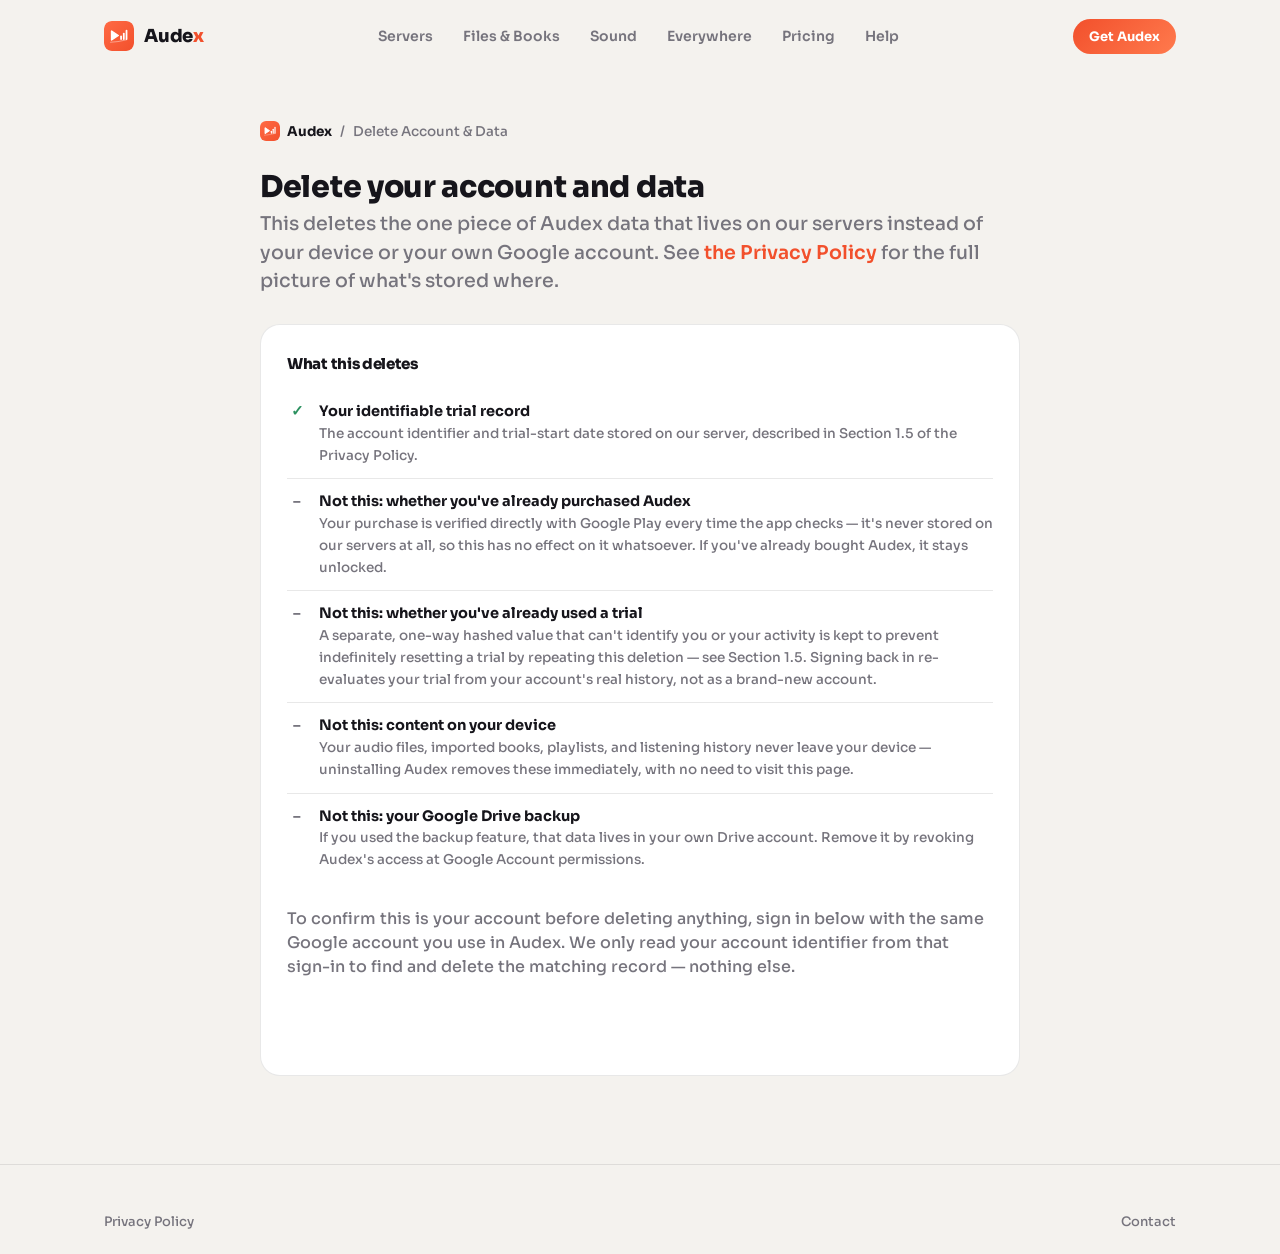
<file: delete-account/index.html>
<!doctype html>
<html lang="en">
<head>
<meta charset="utf-8">
<meta name="viewport" content="width=device-width, initial-scale=1">
<title>Delete Your Account and Data — Audex</title>
<meta name="description" content="Delete your Audex trial/purchase record. Sign in with the Google account you used in the app to confirm it's yours, then delete it immediately.">
<link rel="icon" type="image/svg+xml" href="/icon.svg">
<link rel="preconnect" href="https://fonts.googleapis.com">
<link rel="preconnect" href="https://fonts.gstatic.com" crossorigin>
<link href="https://fonts.googleapis.com/css2?family=Sora:wght@400;500;600;700;800&display=swap" rel="stylesheet">
<link rel="stylesheet" href="/styles.css?v=19">
<script src="https://accounts.google.com/gsi/client" async defer></script>
</head>
<body>

<header class="site-header">
  <div class="wrap">
    <a class="brand" href="/">
      <img class="mark" src="/icon.svg" alt="">
      <span class="word">Aude<span class="x">x</span></span>
    </a>
    <nav class="main-nav">
      <a href="/#servers">Servers</a>
      <a href="/#files">Files &amp; Books</a>
      <a href="/#sound">Sound</a>
      <a href="/#everywhere">Everywhere</a>
      <a href="/#pricing">Pricing</a>
      <a href="/help/">Help</a>
    </nav>
    <div class="header-cta">
      <a class="btn btn-primary btn-sm" href="https://play.google.com/store/apps/details?id=com.audex"><span class="btn-text-full">Get Audex</span><span class="btn-text-short">Get</span></a>
      <button class="nav-toggle" id="navToggle" aria-label="Menu" aria-expanded="false">
        <svg width="18" height="18" viewBox="0 0 24 24" fill="none" stroke="currentColor" stroke-width="2" stroke-linecap="round"><path d="M3 6h18M3 12h18M3 18h18"/></svg>
      </button>
    </div>
  </div>
</header>
<nav class="mobile-nav" id="mobileNav">
  <a href="/#servers">Servers</a>
  <a href="/#files">Files &amp; Books</a>
  <a href="/#sound">Sound</a>
  <a href="/#everywhere">Everywhere</a>
  <a href="/#pricing">Pricing</a>
  <a href="/help/">Help Center</a>
  <a href="/privacy-policy/">Privacy Policy</a>
</nav>

<main>
  <div class="legal-shell">
    <div class="legal-crumb">
      <a href="/"><img class="mark" src="/icon.svg" alt="">Audex</a>
      <span>/</span>
      <span>Delete Account &amp; Data</span>
    </div>

    <h1 style="font-size:30px">Delete your account and data</h1>
    <p class="lede" style="margin-bottom:28px">This deletes the one piece of Audex data that lives on our servers instead of your device or your own Google account. See <a href="/privacy-policy/#delete-your-data" style="color:var(--coral);font-weight:600">the Privacy Policy</a> for the full picture of what's stored where.</p>

    <div class="delete-card">
      <h2>What this deletes</h2>
      <ul class="scope-list">
        <li>
          <span class="mark yes">✓</span>
          <div><b>Your identifiable trial record</b><span class="d">The account identifier and trial-start date stored on our server, described in Section 1.5 of the Privacy Policy.</span></div>
        </li>
        <li>
          <span class="mark no">–</span>
          <div><b>Not this: whether you've already purchased Audex</b><span class="d">Your purchase is verified directly with Google Play every time the app checks — it's never stored on our servers at all, so this has no effect on it whatsoever. If you've already bought Audex, it stays unlocked.</span></div>
        </li>
        <li>
          <span class="mark no">–</span>
          <div><b>Not this: whether you've already used a trial</b><span class="d">A separate, one-way hashed value that can't identify you or your activity is kept to prevent indefinitely resetting a trial by repeating this deletion — see Section 1.5. Signing back in re-evaluates your trial from your account's real history, not as a brand-new account.</span></div>
        </li>
        <li>
          <span class="mark no">–</span>
          <div><b>Not this: content on your device</b><span class="d">Your audio files, imported books, playlists, and listening history never leave your device — uninstalling Audex removes these immediately, with no need to visit this page.</span></div>
        </li>
        <li>
          <span class="mark no">–</span>
          <div><b>Not this: your Google Drive backup</b><span class="d">If you used the backup feature, that data lives in your own Drive account. Remove it by revoking Audex's access at <a href="https://myaccount.google.com/permissions" target="_blank" rel="noopener">Google Account permissions</a>.</span></div>
        </li>
      </ul>
      <p>To confirm this is your account before deleting anything, sign in below with the same Google account you use in Audex. We only read your account identifier from that sign-in to find and delete the matching record — nothing else.</p>

      <div id="state-signin" class="del-state active">
        <div id="g_id_signin_container">
          <div id="g_id_onload"
               data-client_id="813119710078-3bllksel9t9psid5o5el7fqnvp5omqc4.apps.googleusercontent.com"
               data-callback="handleCredentialResponse"
               data-auto_prompt="false">
          </div>
          <div class="g_id_signin"
               data-type="standard"
               data-size="large"
               data-theme="outline"
               data-text="signin_with"
               data-shape="pill">
          </div>
        </div>
      </div>

      <div id="state-confirm" class="del-state">
        <div class="result-box warn">
          <p id="confirm-email" style="margin:0 0 6px"></p>
          <p style="margin:0">This permanently deletes your trial record. This can't be undone.</p>
        </div>
        <div class="del-confirm-actions">
          <button type="button" class="btn btn-ghost" id="confirm-cancel">Cancel</button>
          <button type="button" class="btn btn-danger" id="confirm-delete">Delete my data</button>
        </div>
      </div>

      <div id="state-pending" class="del-state">
        <div class="result-box pending">Confirming your account and deleting the record…</div>
      </div>

      <div id="state-ok" class="del-state">
        <div class="result-box ok">Your account data has been deleted.</div>
        <a class="del-back-link" href="/">← Back to Audex</a>
      </div>

      <div id="state-err" class="del-state">
        <div class="result-box err" id="err-text">Something went wrong. Please try again, or email us instead.</div>
        <a class="del-back-link" href="mailto:support@shafralabs.com">Email support@shafralabs.com instead</a>
      </div>
    </div>
  </div>
</main>

<footer class="site-footer">
  <div class="wrap">
    <div class="footer-bottom" style="border-top:none;padding-top:0">
      <a href="/privacy-policy/">Privacy Policy</a>
      <a href="mailto:support@shafralabs.com">Contact</a>
    </div>
  </div>
</footer>

<script src="/site.js?v=19"></script>
<script>
  const WORKER_URL = "https://audexplayer.audexplayer.workers.dev/entitlement/delete";

  function showState(id) {
    document.querySelectorAll(".del-state").forEach(function (el) { el.classList.remove("active"); });
    document.getElementById(id).classList.add("active");
  }

  // Holds the signed-in credential between sign-in and the user's explicit "Delete my data" tap -
  // signing in alone must never trigger the actual deletion (direct request: a confirm step is
  // required in between), so the token sits here until confirmDelete() reads it.
  var pendingCredential = null;

  function decodeJwtPayload(token) {
    try {
      var base64 = token.split(".")[1].replace(/-/g, "+").replace(/_/g, "/");
      var json = decodeURIComponent(
        atob(base64)
          .split("")
          .map(function (c) { return "%" + ("00" + c.charCodeAt(0).toString(16)).slice(-2); })
          .join("")
      );
      return JSON.parse(json);
    } catch (e) {
      return null;
    }
  }

  function handleCredentialResponse(response) {
    pendingCredential = response.credential;
    var payload = decodeJwtPayload(response.credential);
    document.getElementById("confirm-email").textContent = payload && payload.email
      ? "Signed in as " + payload.email + "."
      : "You're signed in.";
    showState("state-confirm");
  }

  document.getElementById("confirm-cancel").addEventListener("click", function () {
    pendingCredential = null;
    showState("state-signin");
  });

  document.getElementById("confirm-delete").addEventListener("click", function () {
    if (!pendingCredential) return;
    showState("state-pending");
    fetch(WORKER_URL, {
      method: "POST",
      headers: { Authorization: "Bearer " + pendingCredential },
    })
      .then(function (r) { return r.json().then(function (data) { return { ok: r.ok, data: data }; }); })
      .then(function (result) {
        if (result.ok && result.data && result.data.ok) {
          showState("state-ok");
        } else {
          document.getElementById("err-text").textContent =
            (result.data && result.data.error) || "The server couldn't confirm your account. Please try again.";
          showState("state-err");
        }
      })
      .catch(function () {
        document.getElementById("err-text").textContent = "Network error — please check your connection and try again.";
        showState("state-err");
      })
      .finally(function () { pendingCredential = null; });
  });
</script>
</body>
</html>
</file>
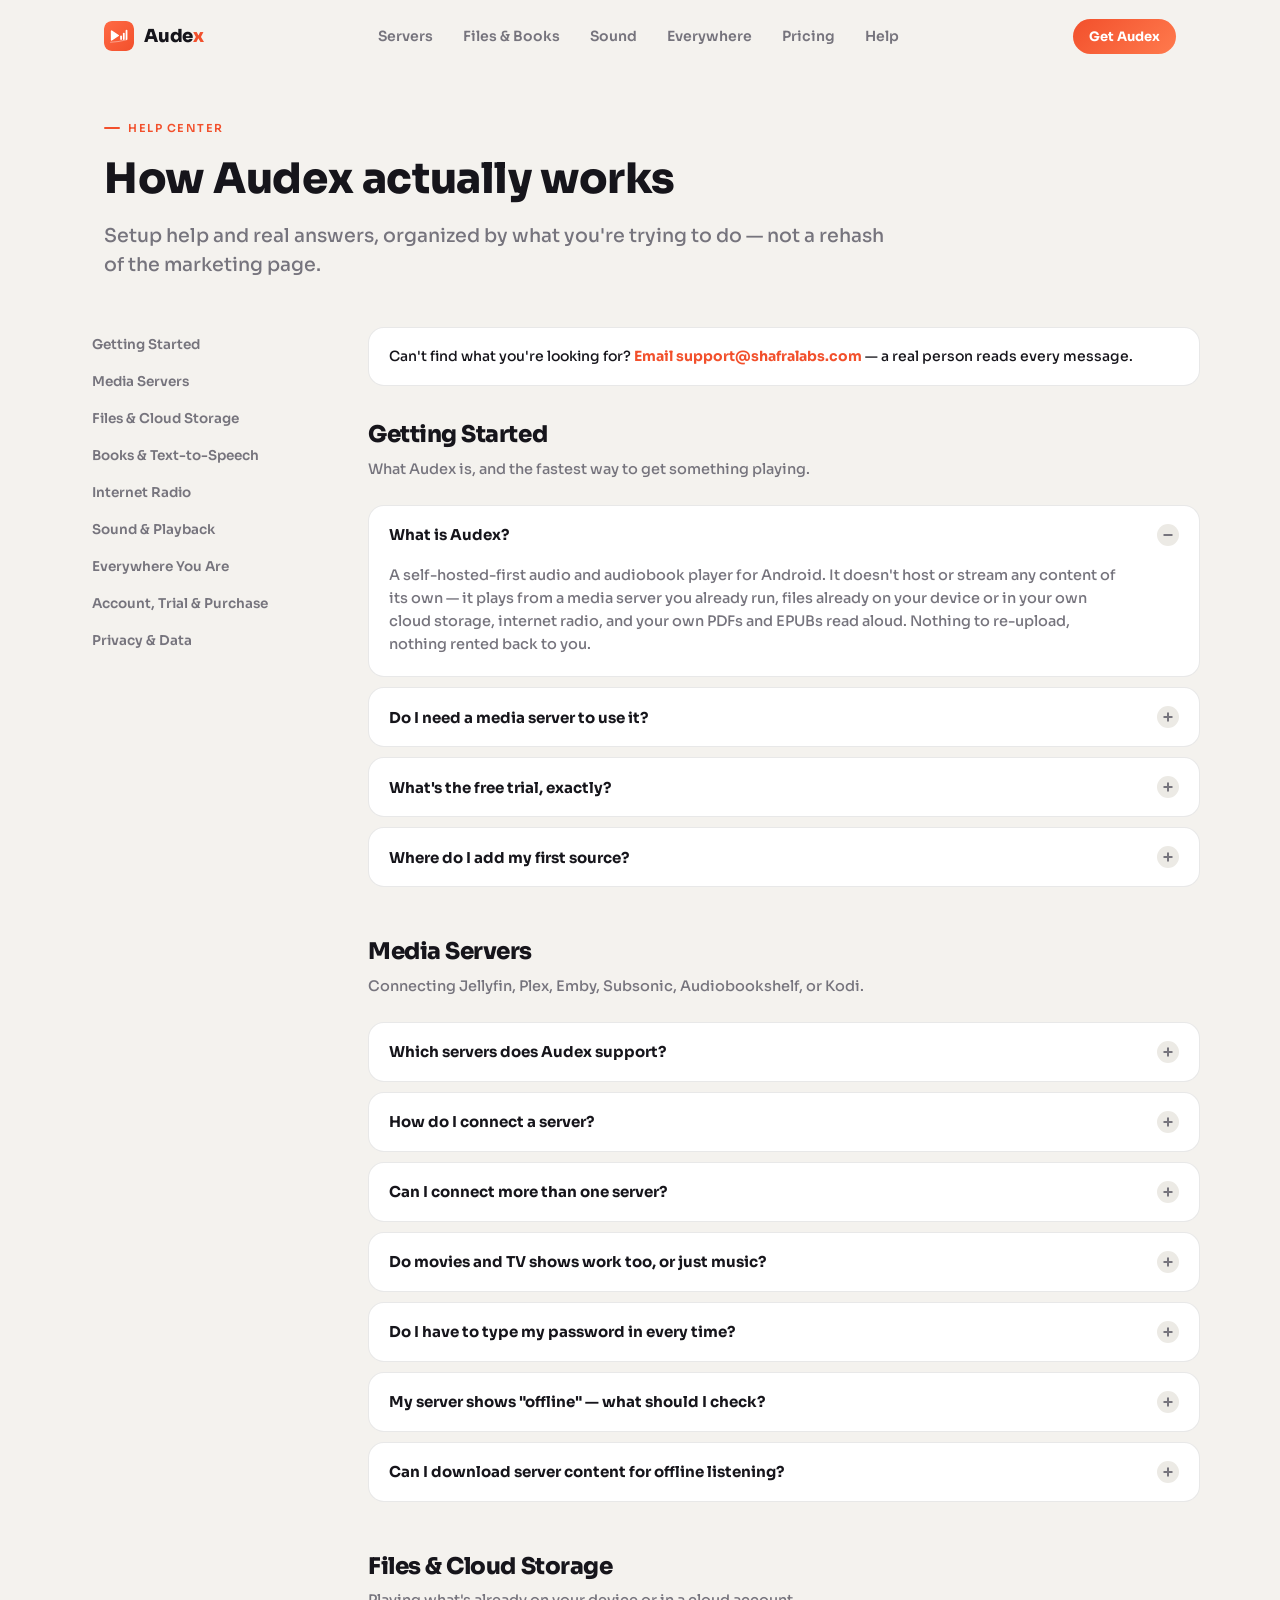
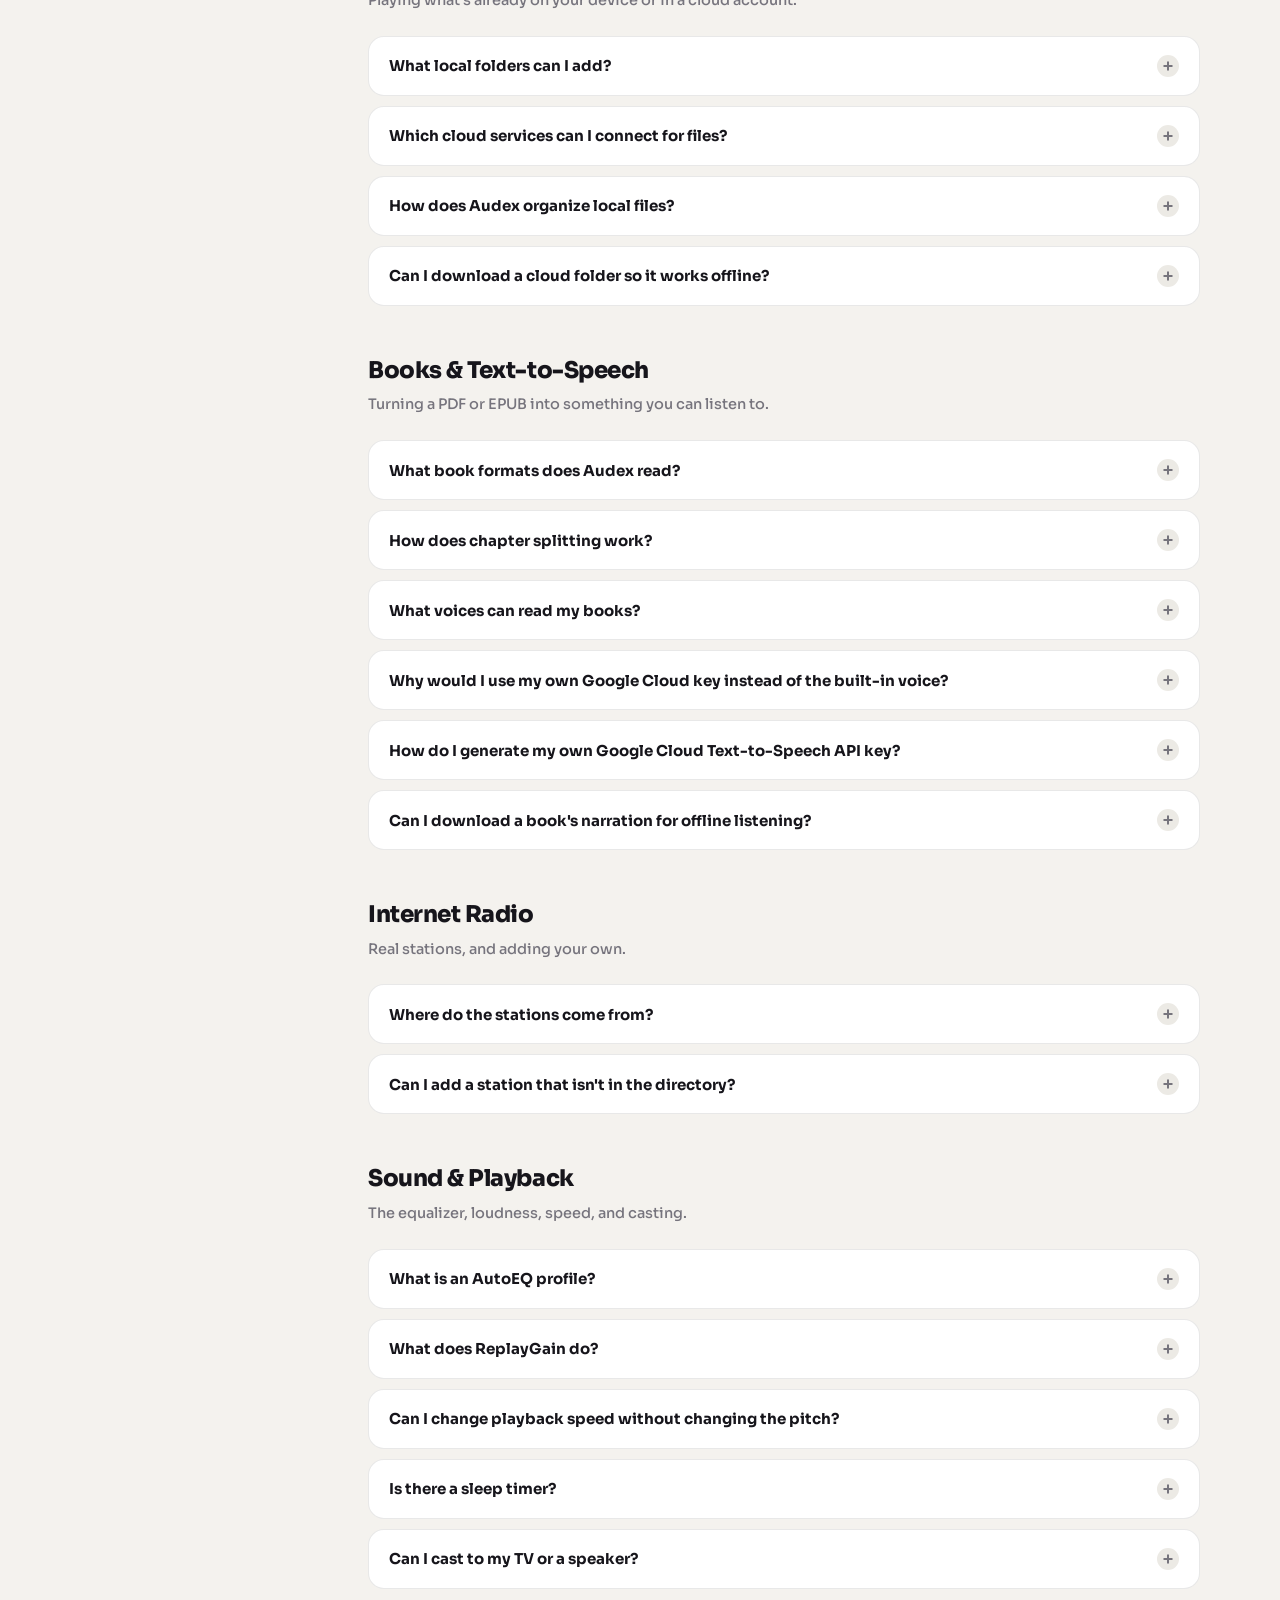
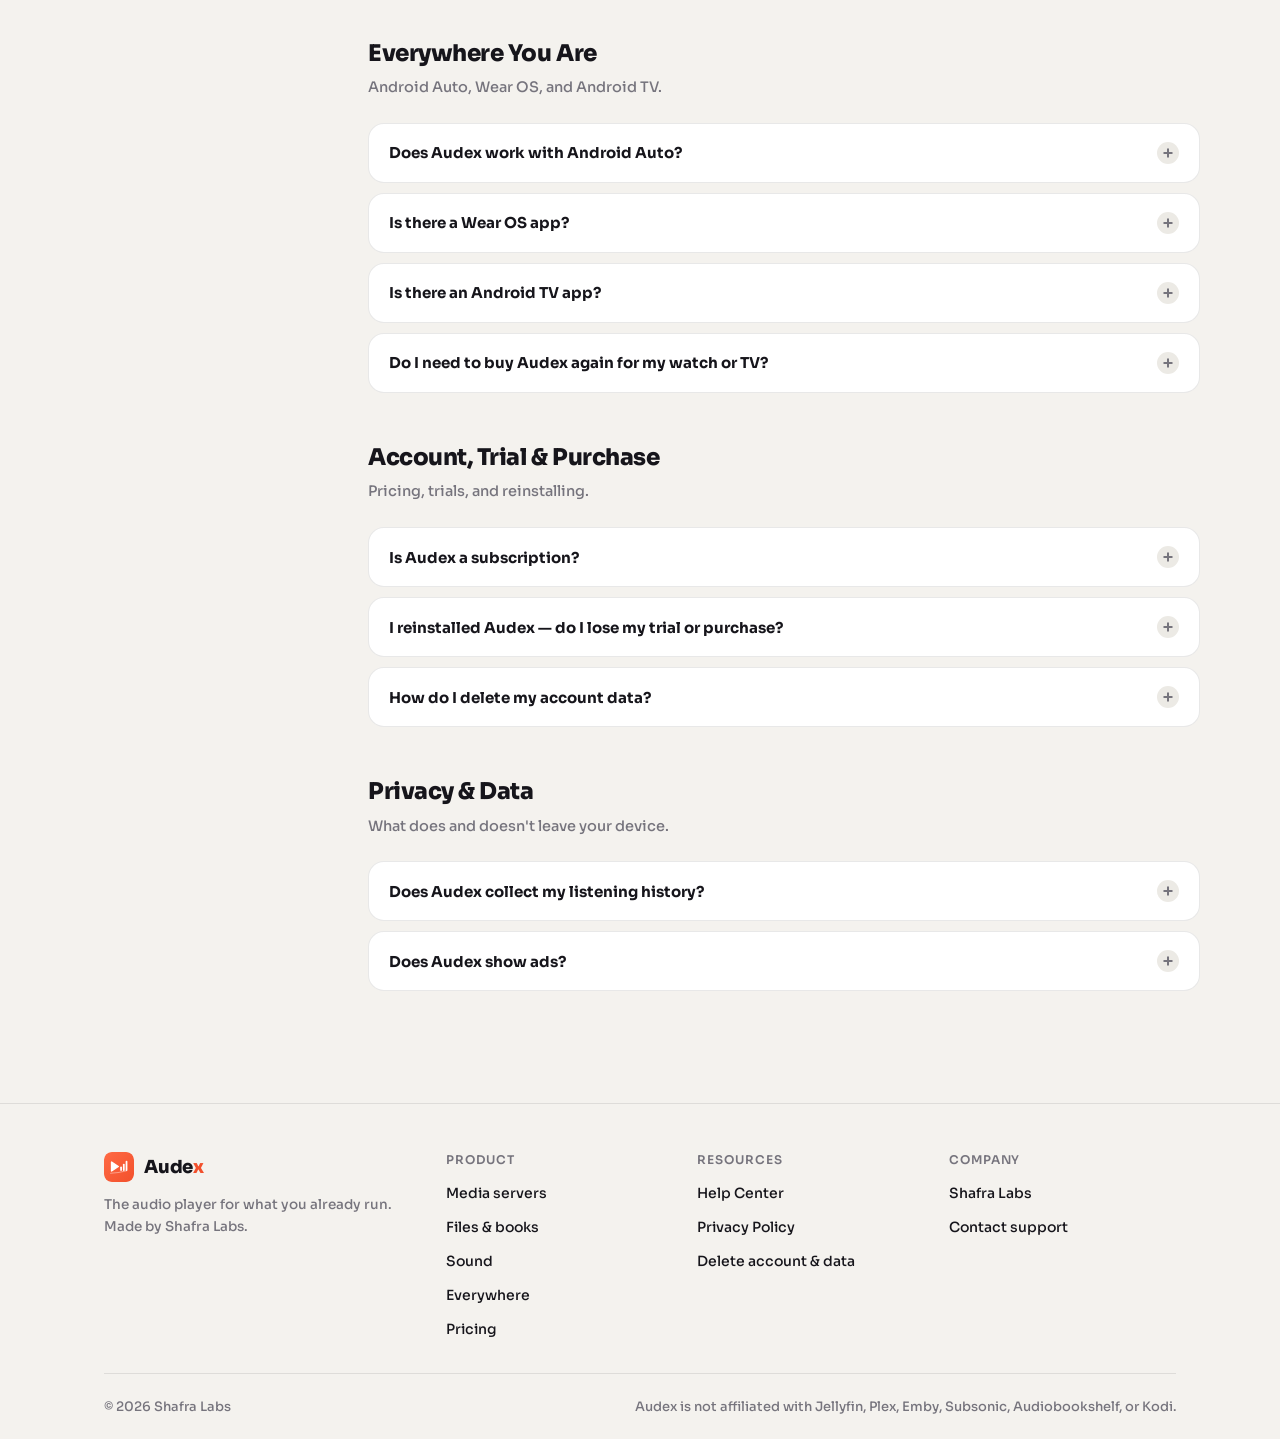
<file: help/index.html>
<!doctype html>
<html lang="en">
<head>
<meta charset="utf-8">
<meta name="viewport" content="width=device-width, initial-scale=1">
<title>Help Center — Audex</title>
<meta name="description" content="How Audex's media servers, local files, books, radio, sound, and multi-device features actually work — setup help and answers, not just marketing copy.">
<link rel="icon" type="image/svg+xml" href="/icon.svg">
<link rel="preconnect" href="https://fonts.googleapis.com">
<link rel="preconnect" href="https://fonts.gstatic.com" crossorigin>
<link href="https://fonts.googleapis.com/css2?family=Sora:wght@400;500;600;700;800&display=swap" rel="stylesheet">
<link rel="stylesheet" href="/styles.css?v=19">
</head>
<body>

<header class="site-header">
  <div class="wrap">
    <a class="brand" href="/">
      <img class="mark" src="/icon.svg" alt="">
      <span class="word">Aude<span class="x">x</span></span>
    </a>
    <nav class="main-nav">
      <a href="/#servers">Servers</a>
      <a href="/#files">Files &amp; Books</a>
      <a href="/#sound">Sound</a>
      <a href="/#everywhere">Everywhere</a>
      <a href="/#pricing">Pricing</a>
      <a href="/help/">Help</a>
    </nav>
    <div class="header-cta">
      <a class="btn btn-primary btn-sm" href="https://play.google.com/store/apps/details?id=com.audex"><span class="btn-text-full">Get Audex</span><span class="btn-text-short">Get</span></a>
      <button class="nav-toggle" id="navToggle" aria-label="Menu" aria-expanded="false">
        <svg width="18" height="18" viewBox="0 0 24 24" fill="none" stroke="currentColor" stroke-width="2" stroke-linecap="round"><path d="M3 6h18M3 12h18M3 18h18"/></svg>
      </button>
    </div>
  </div>
</header>
<nav class="mobile-nav" id="mobileNav">
  <a href="/#servers">Servers</a>
  <a href="/#files">Files &amp; Books</a>
  <a href="/#sound">Sound</a>
  <a href="/#everywhere">Everywhere</a>
  <a href="/#pricing">Pricing</a>
  <a href="/help/">Help Center</a>
  <a href="/privacy-policy/">Privacy Policy</a>
</nav>

<main>
  <div class="wrap" style="padding-top:48px">
    <p class="eyebrow">Help Center</p>
    <h1 style="font-size:clamp(28px,4vw,42px)">How Audex actually works</h1>
    <p class="lede" style="margin-top:12px">Setup help and real answers, organized by what you're trying to do — not a rehash of the marketing page.</p>
  </div>

  <div class="wrap help-shell">
    <nav class="help-nav" aria-label="Help categories">
      <a href="#getting-started">Getting Started</a>
      <a href="#media-servers">Media Servers</a>
      <a href="#files-cloud">Files &amp; Cloud Storage</a>
      <a href="#books-tts">Books &amp; Text-to-Speech</a>
      <a href="#radio">Internet Radio</a>
      <a href="#sound-playback">Sound &amp; Playback</a>
      <a href="#everywhere">Everywhere You Are</a>
      <a href="#account">Account, Trial &amp; Purchase</a>
      <a href="#privacy-data">Privacy &amp; Data</a>
    </nav>

    <div>
      <div class="help-search-hint">
        Can't find what you're looking for? <a href="mailto:support@shafralabs.com">Email support@shafralabs.com</a> — a real person reads every message.
      </div>

      <section class="help-category" id="getting-started">
        <h2>Getting Started</h2>
        <p class="cat-note">What Audex is, and the fastest way to get something playing.</p>
        <div class="faq-list">
          <details class="faq-item" open>
            <summary>What is Audex?<span class="plus"></span></summary>
            <div class="faq-a">A self-hosted-first audio and audiobook player for Android. It doesn't host or stream any content of its own — it plays from a media server you already run, files already on your device or in your own cloud storage, internet radio, and your own PDFs and EPUBs read aloud. Nothing to re-upload, nothing rented back to you.</div>
          </details>
          <details class="faq-item">
            <summary>Do I need a media server to use it?<span class="plus"></span></summary>
            <div class="faq-a">No. Local files, a Google Drive/Dropbox/OneDrive folder, internet radio, and your own books all work with nothing else set up. A media server is one more source you can add, not a requirement to get started.</div>
          </details>
          <details class="faq-item">
            <summary>What's the free trial, exactly?<span class="plus"></span></summary>
            <div class="faq-a">30 days with every feature unlocked, starting the first time you open the app, tied to your Google account rather than the install — reinstalling doesn't reset it. After the trial, a single $5 payment through Google Play unlocks Audex for good. There's no subscription at any point.</div>
          </details>
          <details class="faq-item">
            <summary>Where do I add my first source?<span class="plus"></span></summary>
            <div class="faq-a">From Settings: "Media servers" to connect a server, "Local files" to add a folder from your device or a cloud account, or "Books" to import a PDF or EPUB. Each source shows up as its own tab in your Library once added.</div>
          </details>
        </div>
      </section>

      <section class="help-category" id="media-servers">
        <h2>Media Servers</h2>
        <p class="cat-note">Connecting Jellyfin, Plex, Emby, Subsonic, Audiobookshelf, or Kodi.</p>
        <div class="faq-list">
          <details class="faq-item">
            <summary>Which servers does Audex support?<span class="plus"></span></summary>
            <div class="faq-a">Jellyfin, Emby, Plex, Subsonic and its compatible siblings (Navidrome, OpenSubsonic, Airsonic), Audiobookshelf, and Kodi.</div>
          </details>
          <details class="faq-item">
            <summary>How do I connect a server?<span class="plus"></span></summary>
            <div class="faq-a">Settings → Media servers → Add a server. Pick the type, enter its address (and username/password if it needs one), and Audex tests the connection before saving — so you know it worked before you leave the screen.</div>
          </details>
          <details class="faq-item">
            <summary>Can I connect more than one server?<span class="plus"></span></summary>
            <div class="faq-a">Yes, each with its own nickname. Switch between them from the same source picker you use for Local Files and Books.</div>
          </details>
          <details class="faq-item">
            <summary>Do movies and TV shows work too, or just music?<span class="plus"></span></summary>
            <div class="faq-a">On Jellyfin, Emby, Plex, and Kodi, Audex can browse and play video the same way it plays audio. Subsonic-family servers and Audiobookshelf are audio-only, matching what those platforms themselves serve.</div>
          </details>
          <details class="faq-item">
            <summary>Do I have to type my password in every time?<span class="plus"></span></summary>
            <div class="faq-a">No — credentials are saved encrypted on your device the first time you connect, so you're not re-entering them on every launch.</div>
          </details>
          <details class="faq-item">
            <summary>My server shows "offline" — what should I check?<span class="plus"></span></summary>
            <div class="faq-a">First, confirm the server itself is actually reachable from wherever your phone currently is — the same Wi-Fi network at home, or a VPN/reverse proxy if you're away. Then double-check that the address and port saved in Audex still match what the server is really listening on; a server restart or a router change can shift this.</div>
          </details>
          <details class="faq-item">
            <summary>Can I download server content for offline listening?<span class="plus"></span></summary>
            <div class="faq-a">Yes, from any server — download a track, an album, or a whole playlist so a spotty connection doesn't interrupt a commute.</div>
          </details>
        </div>
      </section>

      <section class="help-category" id="files-cloud">
        <h2>Files &amp; Cloud Storage</h2>
        <p class="cat-note">Playing what's already on your device or in a cloud account.</p>
        <div class="faq-list">
          <details class="faq-item">
            <summary>What local folders can I add?<span class="plus"></span></summary>
            <div class="faq-a">Any folder on your device via the system file picker, plus one-tap shortcuts for WhatsApp's and WhatsApp Business's voice-note folders and your phone's own voice recorder folder.</div>
          </details>
          <details class="faq-item">
            <summary>Which cloud services can I connect for files?<span class="plus"></span></summary>
            <div class="faq-a">Google Drive, Dropbox, OneDrive, a WebDAV address, or an SMB network share.</div>
          </details>
          <details class="faq-item">
            <summary>How does Audex organize local files?<span class="plus"></span></summary>
            <div class="faq-a">Automatically, into Albums, Artists, and Folders, based on each file's own tags and its location on disk — there's no manual tagging step.</div>
          </details>
          <details class="faq-item">
            <summary>Can I download a cloud folder so it works offline?<span class="plus"></span></summary>
            <div class="faq-a">Yes — a connected cloud folder downloads once to your device, then plays exactly like a local file with no live connection needed afterward.</div>
          </details>
        </div>
      </section>

      <section class="help-category" id="books-tts">
        <h2>Books &amp; Text-to-Speech</h2>
        <p class="cat-note">Turning a PDF or EPUB into something you can listen to.</p>
        <div class="faq-list">
          <details class="faq-item">
            <summary>What book formats does Audex read?<span class="plus"></span></summary>
            <div class="faq-a">PDF and EPUB.</div>
          </details>
          <details class="faq-item">
            <summary>How does chapter splitting work?<span class="plus"></span></summary>
            <div class="faq-a">Audex reads the book's own table of contents where one exists, rather than guessing chapter breaks from a fixed page count — so chapters in the app match the real chapters in the book.</div>
          </details>
          <details class="faq-item">
            <summary>What voices can read my books?<span class="plus"></span></summary>
            <div class="faq-a">A fully offline neural voice (nothing sent anywhere once it's downloaded), your phone's own built-in text-to-speech as a no-setup fallback, or a Google Cloud Text-to-Speech voice using an API key you supply yourself.</div>
          </details>
          <details class="faq-item">
            <summary>Why would I use my own Google Cloud key instead of the built-in voice?<span class="plus"></span></summary>
            <div class="faq-a">Cloud voices sound noticeably more natural. Using your own key also means your usage is billed against your own Google Cloud free-tier allowance — it's never shared with any other Audex user's usage.</div>
          </details>
          <details class="faq-item" id="cloud-tts-api-key">
            <summary>How do I generate my own Google Cloud Text-to-Speech API key?<span class="plus"></span></summary>
            <div class="faq-a">
              <p style="margin:0 0 4px">It's billed to your own Google Cloud account, not shared with any other Audex user, and the Text-to-Speech API includes a free monthly quota that's generous for typical listening.</p>
              <ol class="faq-steps">
                <li>
                  <b>Create a Google Cloud project</b>
                  <p>If you don't already have one, create a new project — this is just a free container for the API you're about to enable. Any name works.</p>
                  <a class="step-link" href="https://console.cloud.google.com/projectcreate" target="_blank" rel="noopener">Create a project in Google Cloud Console</a>
                </li>
                <li>
                  <b>Enable billing on the project</b>
                  <p>Google Cloud requires a billing account attached before it will issue API keys for most APIs, even ones with a free tier — you won't be charged unless you go past the free monthly quota, and you can set a spending cap.</p>
                  <a class="step-link" href="https://console.cloud.google.com/billing" target="_blank" rel="noopener">Set up billing</a>
                </li>
                <li>
                  <b>Enable the Text-to-Speech API</b>
                  <p>With your project selected, enable the Cloud Text-to-Speech API for it — the same link Audex's own "Get an API key" button opens.</p>
                  <a class="step-link" href="https://console.cloud.google.com/apis/library/texttospeech.googleapis.com" target="_blank" rel="noopener">Enable the Text-to-Speech API</a>
                </li>
                <li>
                  <b>Create an API key</b>
                  <p>Go to <b>APIs &amp; Services → Credentials</b>, click <b>Create Credentials</b>, and choose <b>API key</b>. Google Cloud generates the key immediately — copy it somewhere safe.</p>
                  <a class="step-link" href="https://console.cloud.google.com/apis/credentials" target="_blank" rel="noopener">Open Credentials</a>
                </li>
                <li>
                  <b>Recommended: restrict the key to Text-to-Speech only</b>
                  <p>On the same Credentials page, click the key you just created, and under <b>API restrictions</b> choose <b>Restrict key</b> and select only <b>Cloud Text-to-Speech API</b> — so the key can't be used for anything else if it were ever leaked.</p>
                </li>
                <li>
                  <b>Paste it into Audex</b>
                  <p>In Audex, go to <b>Settings → Books &amp; voices → Cloud voices</b>, turn on <b>Use your own Google Cloud API key</b>, and paste the key in. It's stored encrypted, only on your device.</p>
                </li>
              </ol>
              <div class="faq-note"><b>Note:</b> Audex tracks your usage locally and lets you set a safety cap per voice tier in Settings, so you won't be surprised by billing — but the authoritative usage/billing numbers always live in your own Google Cloud Console, not in the app.</div>
            </div>
          </details>
          <details class="faq-item">
            <summary>Can I download a book's narration for offline listening?<span class="plus"></span></summary>
            <div class="faq-a">Yes, per book or per chapter.</div>
          </details>
        </div>
      </section>

      <section class="help-category" id="radio">
        <h2>Internet Radio</h2>
        <p class="cat-note">Real stations, and adding your own.</p>
        <div class="faq-list">
          <details class="faq-item">
            <summary>Where do the stations come from?<span class="plus"></span></summary>
            <div class="faq-a">The Radio Browser directory — a free, community-maintained list of thousands of real internet radio stations, searchable by name, country, or genre.</div>
          </details>
          <details class="faq-item">
            <summary>Can I add a station that isn't in the directory?<span class="plus"></span></summary>
            <div class="faq-a">Yes — paste any direct stream URL you already have.</div>
          </details>
        </div>
      </section>

      <section class="help-category" id="sound-playback">
        <h2>Sound &amp; Playback</h2>
        <p class="cat-note">The equalizer, loudness, speed, and casting.</p>
        <div class="faq-list">
          <details class="faq-item">
            <summary>What is an AutoEQ profile?<span class="plus"></span></summary>
            <div class="faq-a">A correction curve measured for a specific pair of headphones, so the equalizer reshapes what you hear to match how that exact model performs — not a generic bass/treble guess. Audex bundles 113 of them.</div>
          </details>
          <details class="faq-item">
            <summary>What does ReplayGain do?<span class="plus"></span></summary>
            <div class="faq-a">Automatically matches loudness between tracks recorded at different volumes, so you're not reaching for the volume dial every time a new track starts.</div>
          </details>
          <details class="faq-item">
            <summary>Can I change playback speed without changing the pitch?<span class="plus"></span></summary>
            <div class="faq-a">Yes — speed and pitch are independent controls, so slowing a lecture down doesn't make the narrator sound like a chipmunk.</div>
          </details>
          <details class="faq-item">
            <summary>Is there a sleep timer?<span class="plus"></span></summary>
            <div class="faq-a">Yes, with a fixed duration or an "end of current track/chapter" option.</div>
          </details>
          <details class="faq-item">
            <summary>Can I cast to my TV or a speaker?<span class="plus"></span></summary>
            <div class="faq-a">Yes, to any Chromecast-compatible device, from any source.</div>
          </details>
        </div>
      </section>

      <section class="help-category" id="everywhere">
        <h2>Everywhere You Are</h2>
        <p class="cat-note">Android Auto, Wear OS, and Android TV.</p>
        <div class="faq-list">
          <details class="faq-item">
            <summary>Does Audex work with Android Auto?<span class="plus"></span></summary>
            <div class="faq-a">Yes — browse and control playback from the car's own screen, with steering-wheel button support.</div>
          </details>
          <details class="faq-item">
            <summary>Is there a Wear OS app?<span class="plus"></span></summary>
            <div class="faq-a">Yes, a standalone companion for your watch. Download tracks directly to it for a run with no phone nearby, or mirror whatever's currently playing on your phone in real time.</div>
          </details>
          <details class="faq-item">
            <summary>Is there an Android TV app?<span class="plus"></span></summary>
            <div class="faq-a">Yes, a separate app built for the living room and a remote, with the same server connections, radio, and offline downloads as the phone app — plus a way to send local files straight from your phone to the TV over your home network.</div>
          </details>
          <details class="faq-item">
            <summary>Do I need to buy Audex again for my watch or TV?<span class="plus"></span></summary>
            <div class="faq-a">No — one purchase, tied to your Google account, covers every device you sign into.</div>
          </details>
        </div>
      </section>

      <section class="help-category" id="account">
        <h2>Account, Trial &amp; Purchase</h2>
        <p class="cat-note">Pricing, trials, and reinstalling.</p>
        <div class="faq-list">
          <details class="faq-item">
            <summary>Is Audex a subscription?<span class="plus"></span></summary>
            <div class="faq-a">No. One payment, once, after the free trial. Nothing recurs, and no feature is later moved behind a second paywall.</div>
          </details>
          <details class="faq-item">
            <summary>I reinstalled Audex — do I lose my trial or purchase?<span class="plus"></span></summary>
            <div class="faq-a">No, both are tied to your Google account rather than the install, so they carry over automatically.</div>
          </details>
          <details class="faq-item">
            <summary>How do I delete my account data?<span class="plus"></span></summary>
            <div class="faq-a">See <a href="/delete-account/">Delete Your Account and Data</a> — it explains exactly what is and isn't deleted, and lets you confirm and delete it immediately.</div>
          </details>
        </div>
      </section>

      <section class="help-category" id="privacy-data">
        <h2>Privacy &amp; Data</h2>
        <p class="cat-note">What does and doesn't leave your device.</p>
        <div class="faq-list">
          <details class="faq-item">
            <summary>Does Audex collect my listening history?<span class="plus"></span></summary>
            <div class="faq-a">Not on any server we operate — it's stored on your device only. See the full <a href="/privacy-policy/">Privacy Policy</a> for exactly what does and doesn't leave your device.</div>
          </details>
          <details class="faq-item">
            <summary>Does Audex show ads?<span class="plus"></span></summary>
            <div class="faq-a">No, never — and there are no analytics or tracking SDKs in the app either.</div>
          </details>
        </div>
      </section>
    </div>
  </div>
</main>

<footer class="site-footer">
  <div class="wrap">
    <div class="footer-top">
      <div class="footer-brand">
        <a class="brand" href="/">
          <img class="mark" src="/icon.svg" alt="">
          <span class="word">Aude<span class="x">x</span></span>
        </a>
        <p>The audio player for what you already run. Made by Shafra Labs.</p>
      </div>
      <div class="footer-col">
        <h4>Product</h4>
        <ul>
          <li><a href="/#servers">Media servers</a></li>
          <li><a href="/#files">Files &amp; books</a></li>
          <li><a href="/#sound">Sound</a></li>
          <li><a href="/#everywhere">Everywhere</a></li>
          <li><a href="/#pricing">Pricing</a></li>
        </ul>
      </div>
      <div class="footer-col">
        <h4>Resources</h4>
        <ul>
          <li><a href="/help/">Help Center</a></li>
          <li><a href="/privacy-policy/">Privacy Policy</a></li>
          <li><a href="/delete-account/">Delete account &amp; data</a></li>
        </ul>
      </div>
      <div class="footer-col">
        <h4>Company</h4>
        <ul>
          <li><a href="https://shafralabs.com">Shafra Labs</a></li>
          <li><a href="mailto:support@shafralabs.com">Contact support</a></li>
        </ul>
      </div>
    </div>
    <div class="footer-bottom">
      <span>© 2026 Shafra Labs</span>
      <span>Audex is not affiliated with Jellyfin, Plex, Emby, Subsonic, Audiobookshelf, or Kodi.</span>
    </div>
  </div>
</footer>

<script src="/site.js?v=19"></script>
</body>
</html>
</file>
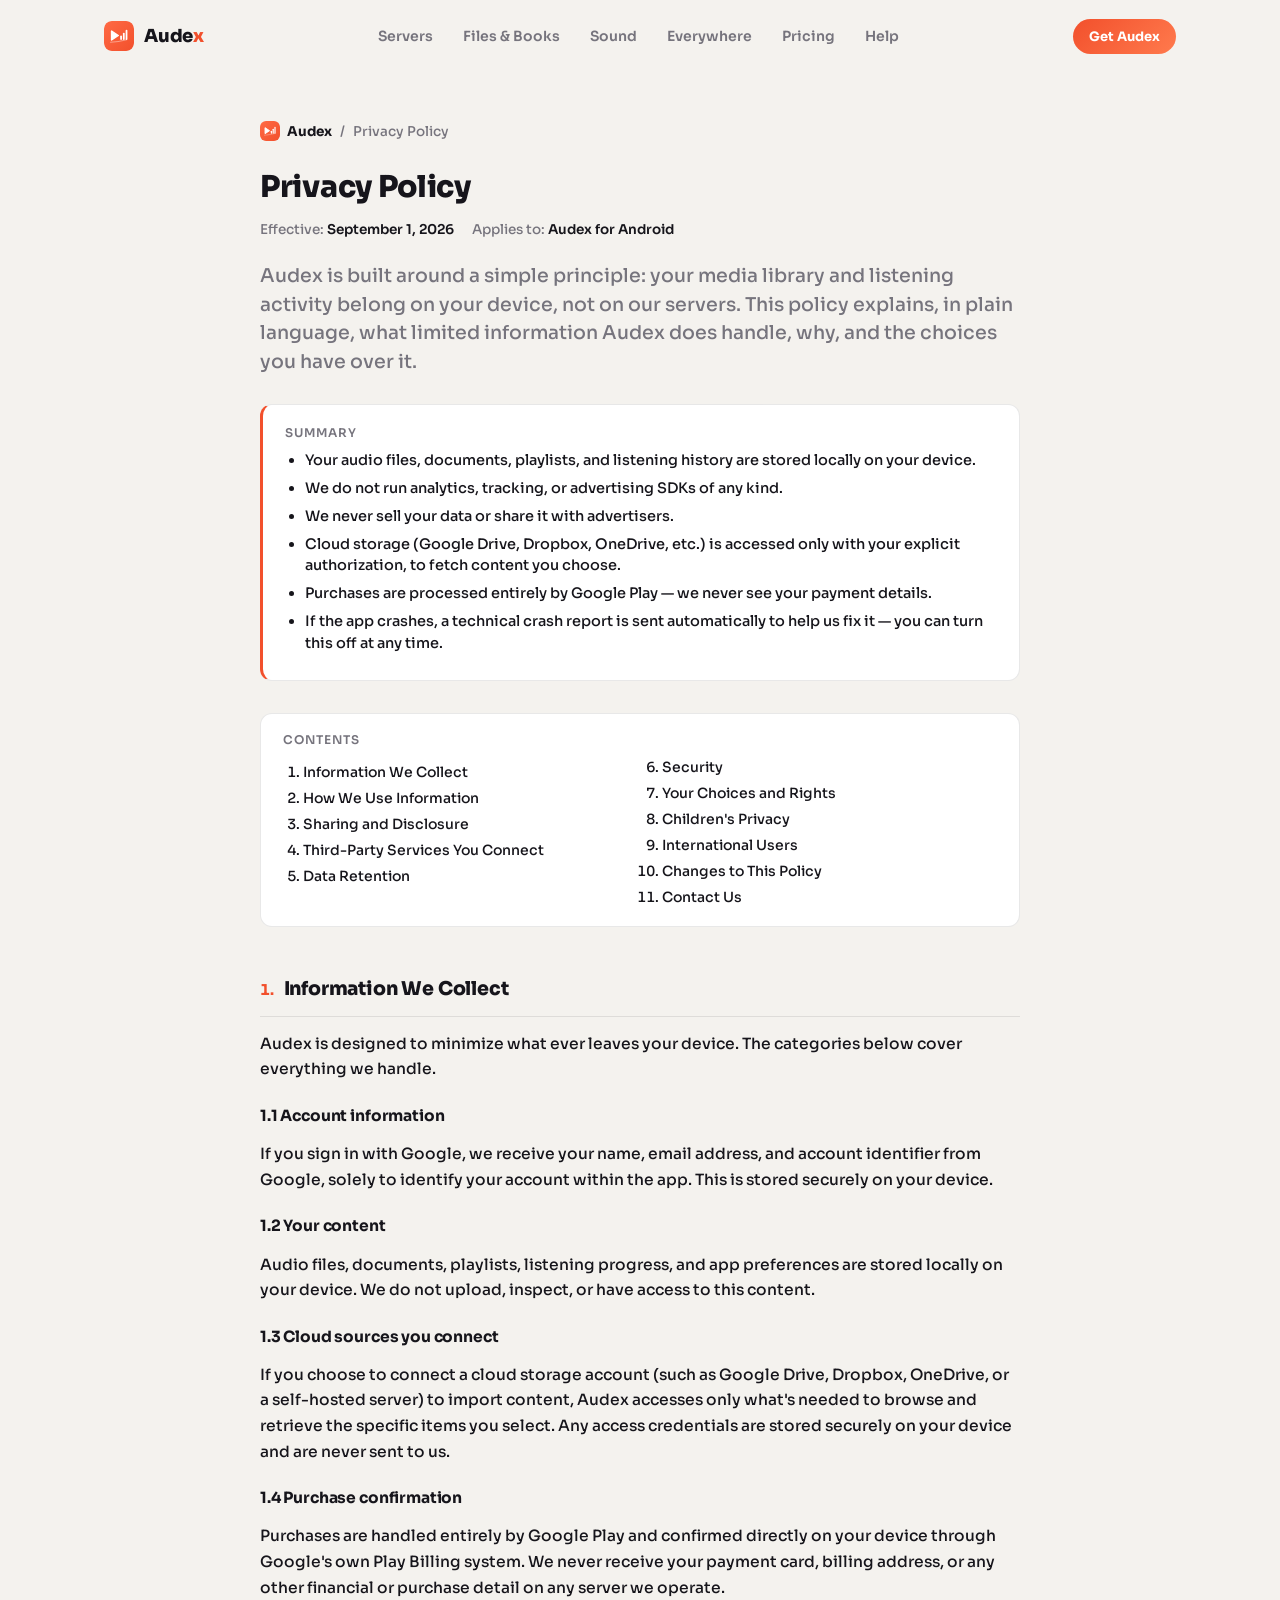
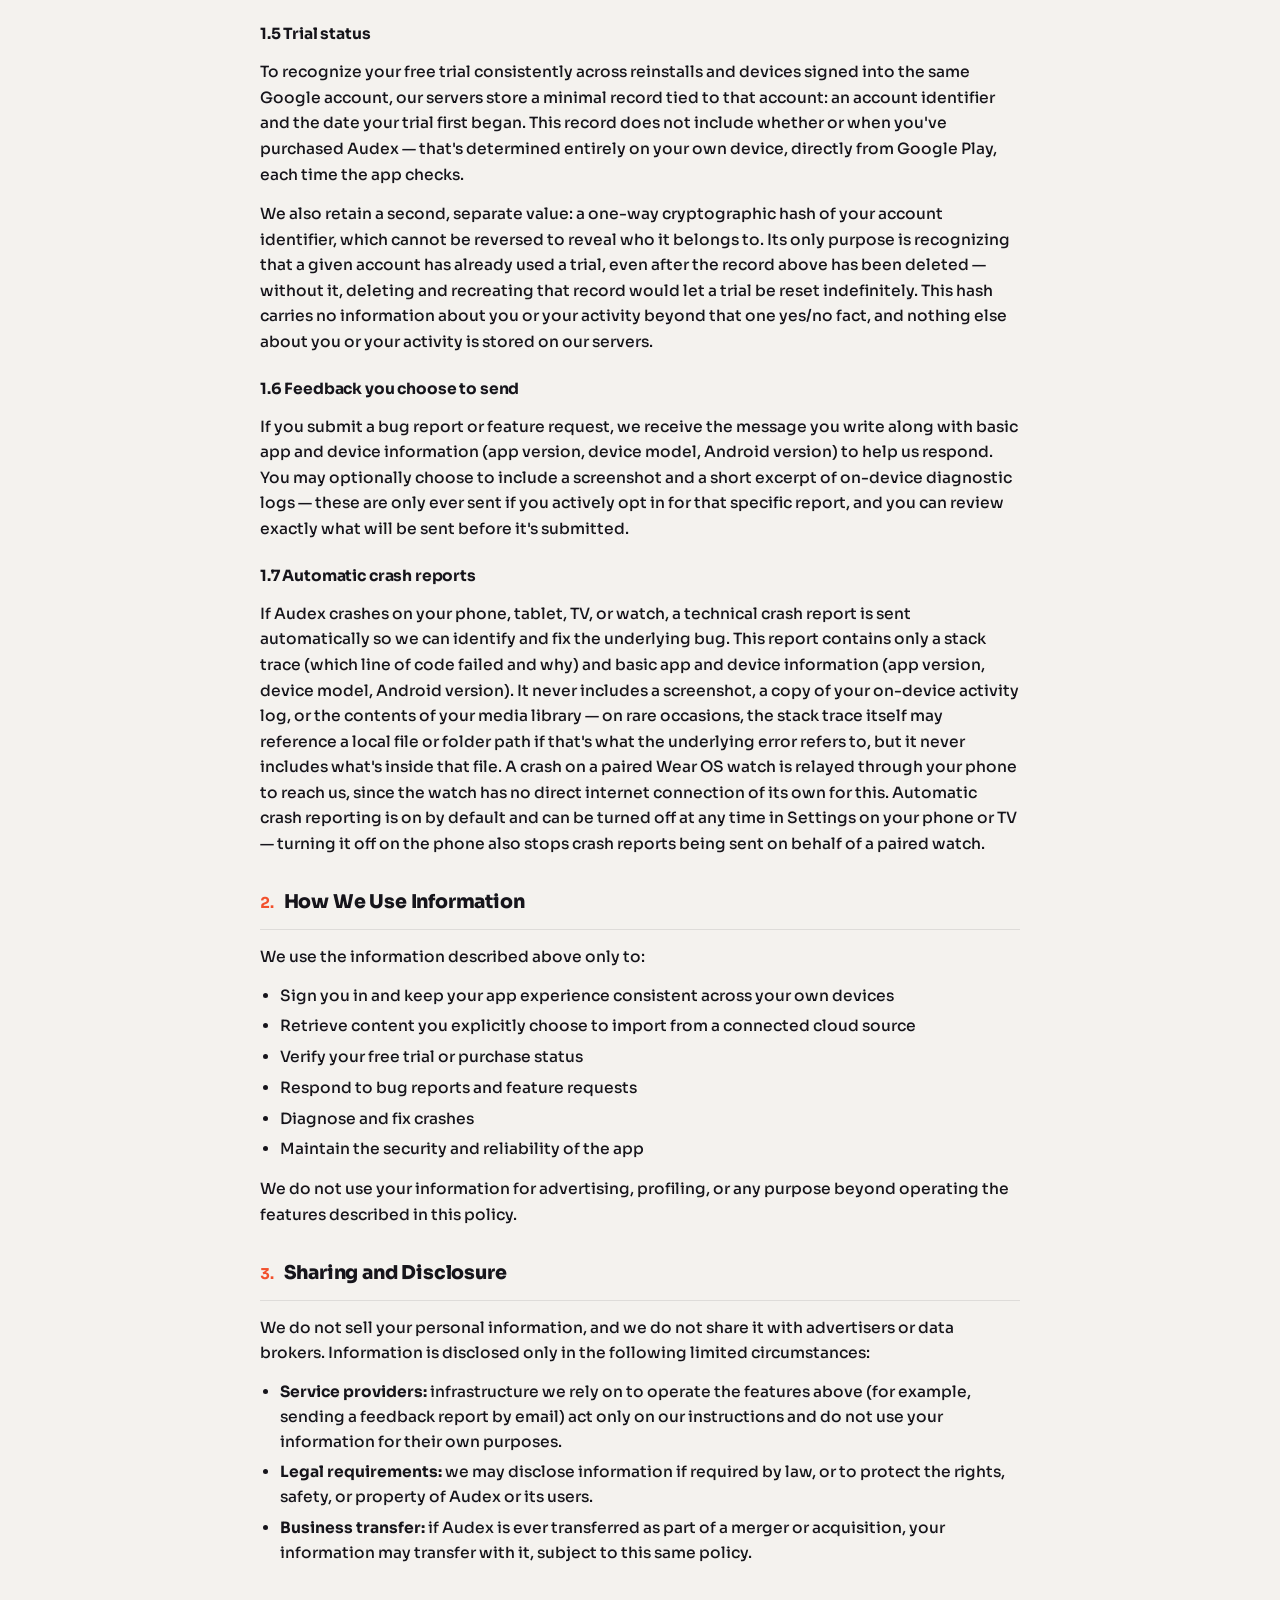
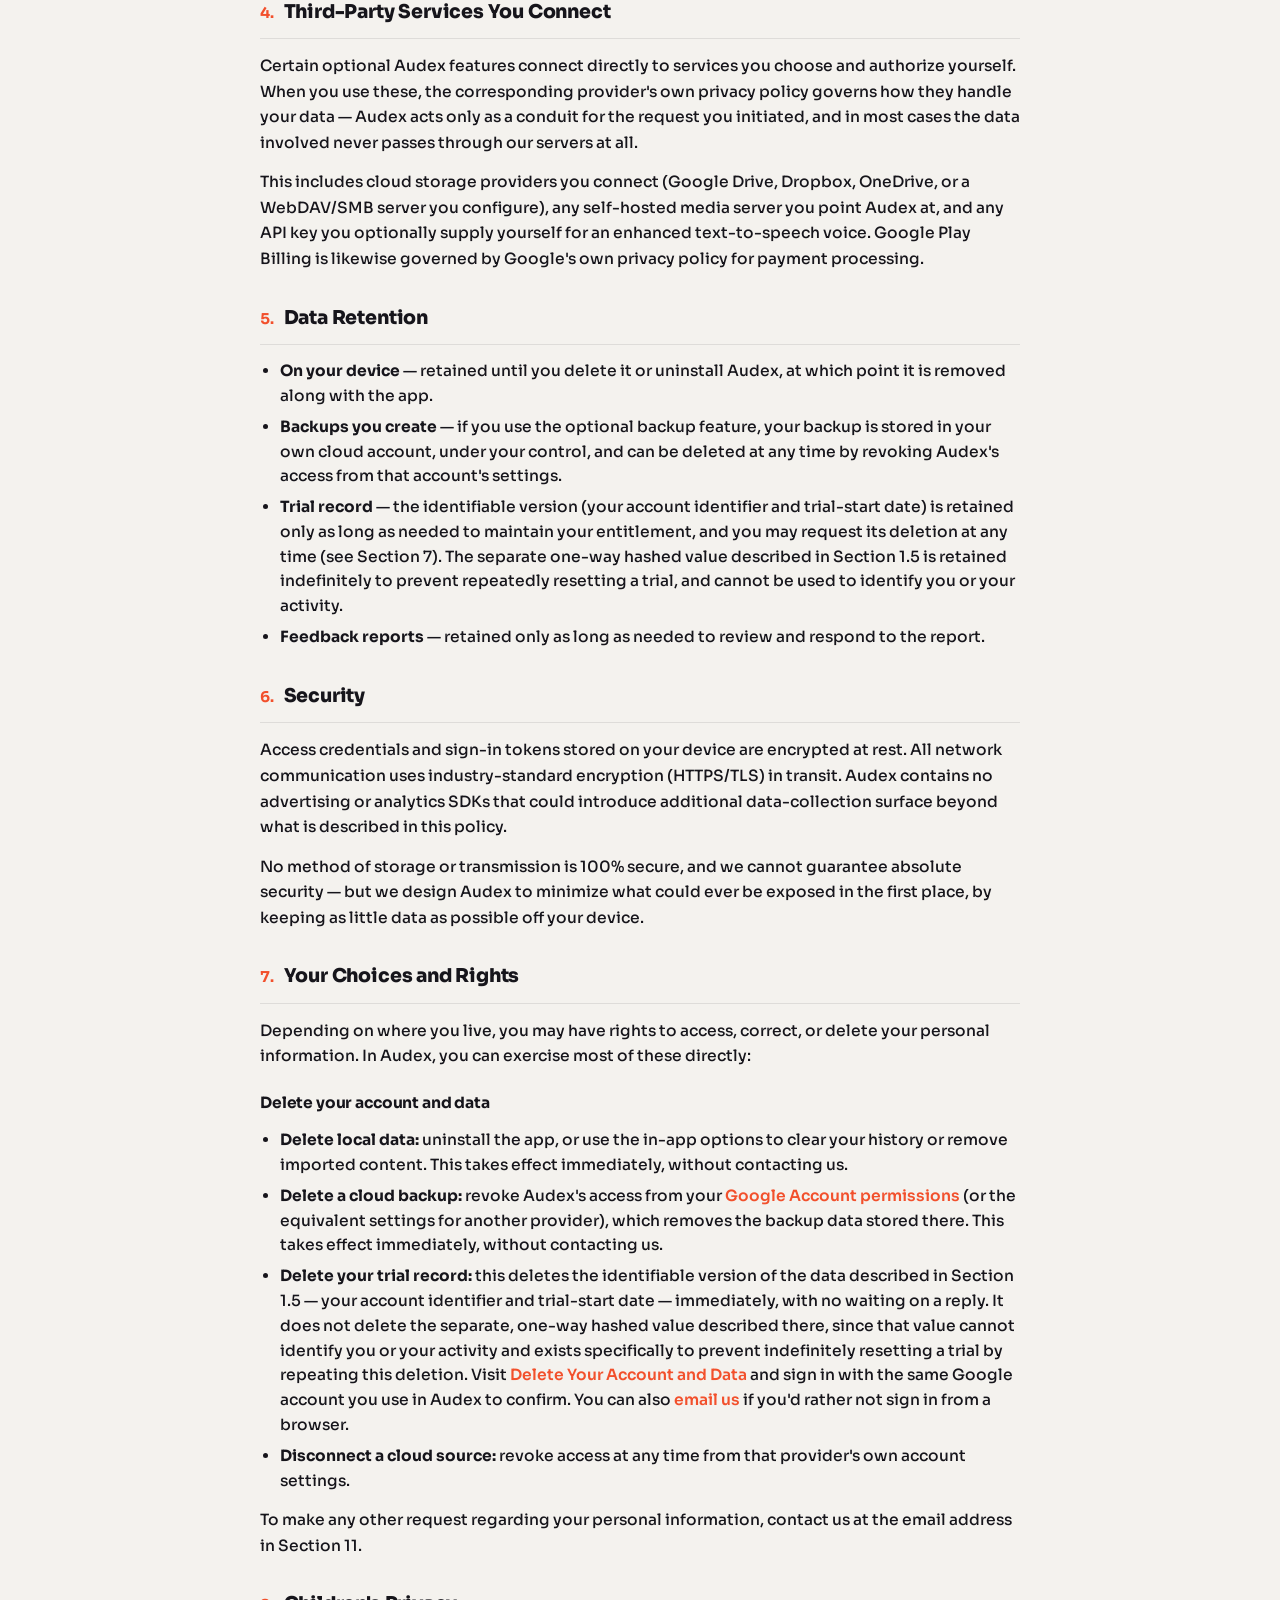
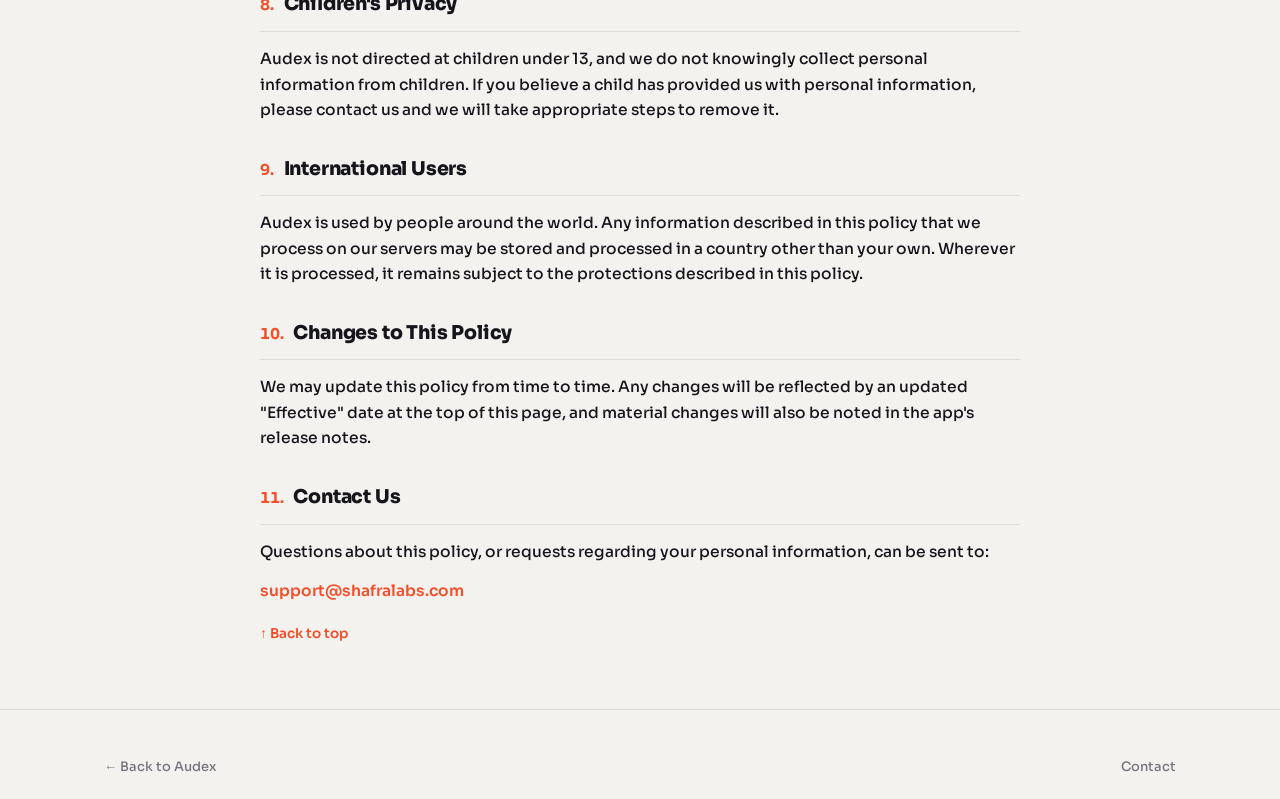
<file: privacy-policy/index.html>
<!doctype html>
<html lang="en">
<head>
<meta charset="utf-8">
<meta name="viewport" content="width=device-width, initial-scale=1">
<title>Privacy Policy — Audex</title>
<meta name="description" content="Privacy Policy for Audex, a self-hosted-first audio and audiobook player for Android.">
<link rel="icon" type="image/svg+xml" href="/icon.svg">
<link rel="preconnect" href="https://fonts.googleapis.com">
<link rel="preconnect" href="https://fonts.gstatic.com" crossorigin>
<link href="https://fonts.googleapis.com/css2?family=Sora:wght@400;500;600;700;800&display=swap" rel="stylesheet">
<link rel="stylesheet" href="/styles.css?v=19">
</head>
<body>

<header class="site-header">
  <div class="wrap">
    <a class="brand" href="/">
      <img class="mark" src="/icon.svg" alt="">
      <span class="word">Aude<span class="x">x</span></span>
    </a>
    <nav class="main-nav">
      <a href="/#servers">Servers</a>
      <a href="/#files">Files &amp; Books</a>
      <a href="/#sound">Sound</a>
      <a href="/#everywhere">Everywhere</a>
      <a href="/#pricing">Pricing</a>
      <a href="/help/">Help</a>
    </nav>
    <div class="header-cta">
      <a class="btn btn-primary btn-sm" href="https://play.google.com/store/apps/details?id=com.audex"><span class="btn-text-full">Get Audex</span><span class="btn-text-short">Get</span></a>
      <button class="nav-toggle" id="navToggle" aria-label="Menu" aria-expanded="false">
        <svg width="18" height="18" viewBox="0 0 24 24" fill="none" stroke="currentColor" stroke-width="2" stroke-linecap="round"><path d="M3 6h18M3 12h18M3 18h18"/></svg>
      </button>
    </div>
  </div>
</header>
<nav class="mobile-nav" id="mobileNav">
  <a href="/#servers">Servers</a>
  <a href="/#files">Files &amp; Books</a>
  <a href="/#sound">Sound</a>
  <a href="/#everywhere">Everywhere</a>
  <a href="/#pricing">Pricing</a>
  <a href="/help/">Help Center</a>
  <a href="/privacy-policy/">Privacy Policy</a>
</nav>

<main>
  <div class="legal-shell">
    <div class="legal-crumb">
      <a href="/"><img class="mark" src="/icon.svg" alt="">Audex</a>
      <span>/</span>
      <span>Privacy Policy</span>
    </div>

    <h1 style="font-size:30px">Privacy Policy</h1>
    <div class="legal-meta">
      <span>Effective: <b>September 1, 2026</b></span>
      <span>Applies to: <b>Audex for Android</b></span>
    </div>

    <p class="lede" style="margin-bottom:28px">Audex is built around a simple principle: your media library and listening activity belong on your device, not on our servers. This policy explains, in plain language, what limited information Audex does handle, why, and the choices you have over it.</p>

    <div class="legal-summary">
      <h2>Summary</h2>
      <ul>
        <li>Your audio files, documents, playlists, and listening history are stored locally on your device.</li>
        <li>We do not run analytics, tracking, or advertising SDKs of any kind.</li>
        <li>We never sell your data or share it with advertisers.</li>
        <li>Cloud storage (Google Drive, Dropbox, OneDrive, etc.) is accessed only with your explicit authorization, to fetch content you choose.</li>
        <li>Purchases are processed entirely by Google Play — we never see your payment details.</li>
        <li>If the app crashes, a technical crash report is sent automatically to help us fix it — you can turn this off at any time.</li>
      </ul>
    </div>

    <nav class="legal-toc" aria-label="Table of contents">
      <h2>Contents</h2>
      <ol>
        <li><a href="#information-we-collect">Information We Collect</a></li>
        <li><a href="#how-we-use-it">How We Use Information</a></li>
        <li><a href="#sharing">Sharing and Disclosure</a></li>
        <li><a href="#third-party">Third-Party Services You Connect</a></li>
        <li><a href="#retention">Data Retention</a></li>
        <li><a href="#security">Security</a></li>
        <li><a href="#your-choices">Your Choices and Rights</a></li>
        <li><a href="#children">Children's Privacy</a></li>
        <li><a href="#international">International Users</a></li>
        <li><a href="#changes">Changes to This Policy</a></li>
        <li><a href="#contact">Contact Us</a></li>
      </ol>
    </nav>

    <section class="legal-section" id="information-we-collect">
      <h2><span class="num">1.</span> Information We Collect</h2>
      <p>Audex is designed to minimize what ever leaves your device. The categories below cover everything we handle.</p>

      <h3>1.1 Account information</h3>
      <p>If you sign in with Google, we receive your name, email address, and account identifier from Google, solely to identify your account within the app. This is stored securely on your device.</p>

      <h3>1.2 Your content</h3>
      <p>Audio files, documents, playlists, listening progress, and app preferences are stored locally on your device. We do not upload, inspect, or have access to this content.</p>

      <h3>1.3 Cloud sources you connect</h3>
      <p>If you choose to connect a cloud storage account (such as Google Drive, Dropbox, OneDrive, or a self-hosted server) to import content, Audex accesses only what's needed to browse and retrieve the specific items you select. Any access credentials are stored securely on your device and are never sent to us.</p>

      <h3>1.4 Purchase confirmation</h3>
      <p>Purchases are handled entirely by Google Play and confirmed directly on your device through Google's own Play Billing system. We never receive your payment card, billing address, or any other financial or purchase detail on any server we operate.</p>

      <h3>1.5 Trial status</h3>
      <p>To recognize your free trial consistently across reinstalls and devices signed into the same Google account, our servers store a minimal record tied to that account: an account identifier and the date your trial first began. This record does not include whether or when you've purchased Audex — that's determined entirely on your own device, directly from Google Play, each time the app checks.</p>
      <p>We also retain a second, separate value: a one-way cryptographic hash of your account identifier, which cannot be reversed to reveal who it belongs to. Its only purpose is recognizing that a given account has already used a trial, even after the record above has been deleted — without it, deleting and recreating that record would let a trial be reset indefinitely. This hash carries no information about you or your activity beyond that one yes/no fact, and nothing else about you or your activity is stored on our servers.</p>

      <h3>1.6 Feedback you choose to send</h3>
      <p>If you submit a bug report or feature request, we receive the message you write along with basic app and device information (app version, device model, Android version) to help us respond. You may optionally choose to include a screenshot and a short excerpt of on-device diagnostic logs — these are only ever sent if you actively opt in for that specific report, and you can review exactly what will be sent before it's submitted.</p>

      <h3>1.7 Automatic crash reports</h3>
      <p>If Audex crashes on your phone, tablet, TV, or watch, a technical crash report is sent automatically so we can identify and fix the underlying bug. This report contains only a stack trace (which line of code failed and why) and basic app and device information (app version, device model, Android version). It never includes a screenshot, a copy of your on-device activity log, or the contents of your media library — on rare occasions, the stack trace itself may reference a local file or folder path if that's what the underlying error refers to, but it never includes what's inside that file. A crash on a paired Wear OS watch is relayed through your phone to reach us, since the watch has no direct internet connection of its own for this. Automatic crash reporting is on by default and can be turned off at any time in Settings on your phone or TV — turning it off on the phone also stops crash reports being sent on behalf of a paired watch.</p>
    </section>

    <section class="legal-section" id="how-we-use-it">
      <h2><span class="num">2.</span> How We Use Information</h2>
      <p>We use the information described above only to:</p>
      <ul>
        <li>Sign you in and keep your app experience consistent across your own devices</li>
        <li>Retrieve content you explicitly choose to import from a connected cloud source</li>
        <li>Verify your free trial or purchase status</li>
        <li>Respond to bug reports and feature requests</li>
        <li>Diagnose and fix crashes</li>
        <li>Maintain the security and reliability of the app</li>
      </ul>
      <p>We do not use your information for advertising, profiling, or any purpose beyond operating the features described in this policy.</p>
    </section>

    <section class="legal-section" id="sharing">
      <h2><span class="num">3.</span> Sharing and Disclosure</h2>
      <p>We do not sell your personal information, and we do not share it with advertisers or data brokers. Information is disclosed only in the following limited circumstances:</p>
      <ul>
        <li><b>Service providers:</b> infrastructure we rely on to operate the features above (for example, sending a feedback report by email) act only on our instructions and do not use your information for their own purposes.</li>
        <li><b>Legal requirements:</b> we may disclose information if required by law, or to protect the rights, safety, or property of Audex or its users.</li>
        <li><b>Business transfer:</b> if Audex is ever transferred as part of a merger or acquisition, your information may transfer with it, subject to this same policy.</li>
      </ul>
    </section>

    <section class="legal-section" id="third-party">
      <h2><span class="num">4.</span> Third-Party Services You Connect</h2>
      <p>Certain optional Audex features connect directly to services you choose and authorize yourself. When you use these, the corresponding provider's own privacy policy governs how they handle your data — Audex acts only as a conduit for the request you initiated, and in most cases the data involved never passes through our servers at all.</p>
      <p>This includes cloud storage providers you connect (Google Drive, Dropbox, OneDrive, or a WebDAV/SMB server you configure), any self-hosted media server you point Audex at, and any API key you optionally supply yourself for an enhanced text-to-speech voice. Google Play Billing is likewise governed by Google's own privacy policy for payment processing.</p>
    </section>

    <section class="legal-section" id="retention">
      <h2><span class="num">5.</span> Data Retention</h2>
      <ul>
        <li><b>On your device</b> — retained until you delete it or uninstall Audex, at which point it is removed along with the app.</li>
        <li><b>Backups you create</b> — if you use the optional backup feature, your backup is stored in your own cloud account, under your control, and can be deleted at any time by revoking Audex's access from that account's settings.</li>
        <li><b>Trial record</b> — the identifiable version (your account identifier and trial-start date) is retained only as long as needed to maintain your entitlement, and you may request its deletion at any time (see Section 7). The separate one-way hashed value described in Section 1.5 is retained indefinitely to prevent repeatedly resetting a trial, and cannot be used to identify you or your activity.</li>
        <li><b>Feedback reports</b> — retained only as long as needed to review and respond to the report.</li>
      </ul>
    </section>

    <section class="legal-section" id="security">
      <h2><span class="num">6.</span> Security</h2>
      <p>Access credentials and sign-in tokens stored on your device are encrypted at rest. All network communication uses industry-standard encryption (HTTPS/TLS) in transit. Audex contains no advertising or analytics SDKs that could introduce additional data-collection surface beyond what is described in this policy.</p>
      <p>No method of storage or transmission is 100% secure, and we cannot guarantee absolute security — but we design Audex to minimize what could ever be exposed in the first place, by keeping as little data as possible off your device.</p>
    </section>

    <section class="legal-section" id="your-choices">
      <h2><span class="num">7.</span> Your Choices and Rights</h2>
      <p>Depending on where you live, you may have rights to access, correct, or delete your personal information. In Audex, you can exercise most of these directly:</p>
      <h3 id="delete-your-data">Delete your account and data</h3>
      <ul>
        <li><b>Delete local data:</b> uninstall the app, or use the in-app options to clear your history or remove imported content. This takes effect immediately, without contacting us.</li>
        <li><b>Delete a cloud backup:</b> revoke Audex's access from your <a href="https://myaccount.google.com/permissions" target="_blank" rel="noopener">Google Account permissions</a> (or the equivalent settings for another provider), which removes the backup data stored there. This takes effect immediately, without contacting us.</li>
        <li><b>Delete your trial record:</b> this deletes the identifiable version of the data described in Section 1.5 — your account identifier and trial-start date — immediately, with no waiting on a reply. It does not delete the separate, one-way hashed value described there, since that value cannot identify you or your activity and exists specifically to prevent indefinitely resetting a trial by repeating this deletion. Visit <a href="/delete-account/">Delete Your Account and Data</a> and sign in with the same Google account you use in Audex to confirm. You can also <a href="mailto:support@shafralabs.com">email us</a> if you'd rather not sign in from a browser.</li>
        <li><b>Disconnect a cloud source:</b> revoke access at any time from that provider's own account settings.</li>
      </ul>
      <p>To make any other request regarding your personal information, contact us at the email address in Section 11.</p>
    </section>

    <section class="legal-section" id="children">
      <h2><span class="num">8.</span> Children's Privacy</h2>
      <p>Audex is not directed at children under 13, and we do not knowingly collect personal information from children. If you believe a child has provided us with personal information, please contact us and we will take appropriate steps to remove it.</p>
    </section>

    <section class="legal-section" id="international">
      <h2><span class="num">9.</span> International Users</h2>
      <p>Audex is used by people around the world. Any information described in this policy that we process on our servers may be stored and processed in a country other than your own. Wherever it is processed, it remains subject to the protections described in this policy.</p>
    </section>

    <section class="legal-section" id="changes">
      <h2><span class="num">10.</span> Changes to This Policy</h2>
      <p>We may update this policy from time to time. Any changes will be reflected by an updated "Effective" date at the top of this page, and material changes will also be noted in the app's release notes.</p>
    </section>

    <section class="legal-section" id="contact">
      <h2><span class="num">11.</span> Contact Us</h2>
      <p>Questions about this policy, or requests regarding your personal information, can be sent to:</p>
      <p><a href="mailto:support@shafralabs.com">support@shafralabs.com</a></p>
      <a class="legal-back-top" href="#">↑ Back to top</a>
    </section>
  </div>
</main>

<footer class="site-footer">
  <div class="wrap">
    <div class="footer-bottom" style="border-top:none;padding-top:0">
      <a href="/">← Back to Audex</a>
      <a href="mailto:support@shafralabs.com">Contact</a>
    </div>
  </div>
</footer>

<script src="/site.js?v=19"></script>
</body>
</html>
</file>
<file: styles.css>
/* ============================================================
   Audex — shared design system
   Tokens mirror the real app's ui/theme/*.kt values exactly
   (coral-dark/coral-light, dark/light surfaces, status colors,
   Sora type scale, spacing/radius scale).
   ============================================================ */

:root{
  --coral:#FF5A36;
  --coral-bright:#FF7A4D;
  --on-accent:#0B0A0D;
  --bg:#0B0A0D;
  --surface:#151318;
  --surface-variant:#1E1B23;
  --surface-variant-2:#242028;
  --on-bg:#F4F3F6;
  --on-bg-muted:#9B98A4;
  --outline:rgba(255,255,255,.08);
  --outline-strong:rgba(255,255,255,.14);
  --status-online:#3EB489;
  --status-error:#E24C3A;
  --scrim:rgba(0,0,0,.55);

  --jewel-1:linear-gradient(135deg,#3A4A6B,#161C2C);
  --jewel-2:linear-gradient(135deg,#5B3A52,#251521);
  --jewel-3:linear-gradient(135deg,#6B2E3A,#2A1218);
  --jewel-4:linear-gradient(135deg,#2E5B4F,#12281F);
  --jewel-5:linear-gradient(135deg,#4A3A6B,#1C162C);
  --jewel-6:linear-gradient(135deg,#6B5A2E,#2A2212);
  --icon-gradient:linear-gradient(135deg,#FF6A44,#F2502C);

  --font:"Sora",-apple-system,BlinkMacSystemFont,"Segoe UI",sans-serif;

  --radius-card:12px;
  --radius-field:15px;
  --radius-featured:20px;
  --radius-art:28px;
  --radius-pill:999px;
  --radius-elevated:16px;

  --space-1:4px;--space-2:8px;--space-3:12px;--space-4:16px;--space-5:20px;--space-6:24px;--space-7:32px;--space-8:48px;--space-9:64px;

  --shadow-card:0 24px 48px -28px rgba(0,0,0,.55);
  --shadow-accent:0 20px 40px -22px color-mix(in oklab, var(--coral) 55%, transparent);

  --wrap:1120px;
  color-scheme: dark;
}

@media (prefers-color-scheme:light){
  :root{
    --coral:#F2502C;
    --coral-bright:#FF7A4D;
    --on-accent:#FFFFFF;
    --bg:#F4F2EE;
    --surface:#FFFFFF;
    --surface-variant:#ECEAE5;
    --surface-variant-2:#E3DFD8;
    --on-bg:#16151B;
    --on-bg-muted:#76747D;
    --outline:rgba(0,0,0,.09);
    --outline-strong:rgba(0,0,0,.16);
    --status-online:#2C9160;
    --status-error:#C13A2A;
    --scrim:rgba(0,0,0,.30);
    --shadow-card:0 24px 48px -28px rgba(20,15,10,.18);
    color-scheme: light;
  }
}

*,*::before,*::after{ box-sizing:border-box; }
html{ scroll-behavior:smooth; }
body{
  margin:0;
  background:var(--bg);
  color:var(--on-bg);
  font-family:var(--font);
  font-weight:500;
  line-height:1.5;
  -webkit-font-smoothing:antialiased;
  text-rendering:optimizeLegibility;
  transition:background .2s ease,color .2s ease;
}
img,svg{ display:block; max-width:100%; }
a{ color:inherit; text-decoration:none; }
.wrap{ max-width:var(--wrap); margin:0 auto; padding:0 24px; }
@media (max-width:640px){ .wrap{ padding:0 20px; } }

/* -------- type scale -------- */
.eyebrow{
  font:600 11px/1.3 var(--font); letter-spacing:.14em; text-transform:uppercase;
  color:var(--coral); margin:0 0 var(--space-3);
  display:flex; align-items:center; gap:8px;
}
.eyebrow::before{ content:""; width:16px; height:2px; border-radius:2px; background:var(--coral); }
h1,h2,h3{ font-family:var(--font); color:var(--on-bg); margin:0; letter-spacing:-0.01em; }
h1{ font-weight:800; }
h2{ font-weight:800; font-size:clamp(26px,3.4vw,40px); letter-spacing:-0.02em; }
h3{ font-weight:700; font-size:19px; }
p{ color:var(--on-bg-muted); font-weight:500; margin:0; }
.lede{ font-size:clamp(16px,1.6vw,19px); color:var(--on-bg-muted); max-width:56ch; }

/* -------- reveal-on-scroll (JS-applied only; visible at rest) -------- */
.reveal-pending{ opacity:0; transform:translateY(18px); transition:opacity .6s cubic-bezier(.2,.7,.2,1),transform .6s cubic-bezier(.2,.7,.2,1); }
.reveal-pending.is-visible{ opacity:1; transform:translateY(0); }
@media (prefers-reduced-motion:reduce){ .reveal-pending{ opacity:1 !important; transform:none !important; transition:none !important; } }

/* ============================================================
   Header
   ============================================================ */
.site-header{
  position:sticky; top:0; z-index:80;
  background:color-mix(in oklab, var(--bg) 82%, transparent);
  backdrop-filter:blur(14px); -webkit-backdrop-filter:blur(14px);
  border-bottom:1px solid transparent;
  transition:border-color .25s ease, background .25s ease;
}
.site-header.is-scrolled{ border-bottom-color:var(--outline); }
.site-header .wrap{ display:flex; align-items:center; justify-content:space-between; height:72px; gap:24px; }
.brand{ display:flex; align-items:center; gap:10px; font-weight:800; font-size:18px; letter-spacing:-0.01em; color:var(--on-bg); flex-shrink:0; }
.brand .mark{ width:30px; height:30px; flex-shrink:0; border-radius:8px; }
.brand .word{ display:inline-flex; }
.brand .x{ color:var(--coral); }
.main-nav{ display:flex; align-items:center; gap:2px; flex:1; justify-content:center; }
.main-nav a{
  font:600 14px var(--font); color:var(--on-bg-muted); padding:9px 14px; border-radius:var(--radius-pill);
  transition:color .15s ease, background .15s ease; white-space:nowrap;
}
.main-nav a:hover{ color:var(--on-bg); background:var(--surface-variant); }
.header-cta{ flex-shrink:0; display:flex; align-items:center; gap:14px; }
.nav-toggle{ display:none; }
.mobile-nav{ display:none; }
.btn-text-short{ display:none; }

@media (max-width:920px){
  .main-nav{ display:none; }
  .nav-toggle{
    display:flex; align-items:center; justify-content:center; width:40px; height:40px;
    border-radius:var(--radius-pill); border:1px solid var(--outline); background:transparent; color:var(--on-bg);
    cursor:pointer;
  }
  .header-cta .btn-text-full{ display:none; }
  .header-cta .btn-text-short{ display:inline; }
  .mobile-nav{
    position:fixed; inset:72px 0 0 0; z-index:70; background:var(--bg);
    padding:32px 24px; overflow-y:auto;
  }
  .mobile-nav.is-open{ display:block; }
  .mobile-nav a{
    display:block; padding:16px 4px; font:700 20px var(--font); color:var(--on-bg);
    border-bottom:1px solid var(--outline);
  }
}

/* ============================================================
   Buttons / chips / pills
   ============================================================ */
.btn{
  display:inline-flex; align-items:center; justify-content:center; gap:8px;
  font:700 15px var(--font); padding:13px 24px; border-radius:var(--radius-pill);
  border:none; cursor:pointer; white-space:nowrap; transition:transform .15s ease, box-shadow .15s ease, opacity .15s ease;
}
.btn-primary{
  background:linear-gradient(135deg, var(--coral), var(--coral-bright)); color:var(--on-accent);
  box-shadow:var(--shadow-accent);
}
.btn-primary:hover{ transform:translateY(-1px); }
.btn-ghost{
  background:var(--surface-variant); color:var(--on-bg); border:1px solid var(--outline-strong);
}
.btn-ghost:hover{ border-color:var(--coral); color:var(--coral); }
.btn-sm{ padding:9px 16px; font-size:13px; }
.btn-block{ width:100%; }
.cta-caption{ font:500 13px var(--font); color:var(--on-bg-muted); margin-top:10px; }

.chip{
  display:inline-flex; align-items:center; gap:7px; padding:9px 15px; border-radius:var(--radius-pill);
  background:var(--surface-variant); color:var(--on-bg-muted); font:600 13px var(--font); border:1px solid var(--outline);
}
.chip.is-accent{ background:var(--coral); color:var(--on-accent); border-color:transparent; }
.chip-row{ display:flex; flex-wrap:wrap; gap:8px; }

.pill-stat{
  display:flex; flex-direction:column; align-items:flex-start; gap:2px;
  padding:16px 20px; background:var(--surface); border:1px solid var(--outline); border-radius:var(--radius-elevated);
}
.pill-stat b{ font:800 22px var(--font); color:var(--on-bg); letter-spacing:-0.01em; }
.pill-stat span{ font:600 12.5px var(--font); color:var(--on-bg-muted); }

/* ============================================================
   Section scaffolding
   ============================================================ */
section{ padding:var(--space-9) 0; }
.section-head{ max-width:640px; margin-bottom:var(--space-7); }
.section-head.center{ margin-left:auto; margin-right:auto; text-align:center; }
.two-col{ display:grid; grid-template-columns:1fr 1fr; gap:var(--space-8); align-items:center; }
.two-col.reverse .col-visual{ order:2; }
@media (max-width:900px){
  .two-col{ grid-template-columns:1fr; gap:var(--space-6); }
  .two-col.reverse .col-visual{ order:0; }
}
.feature-list{ list-style:none; margin:var(--space-5) 0 0; padding:0; display:flex; flex-direction:column; gap:14px; }
.feature-list li{ display:flex; gap:12px; align-items:flex-start; font:500 15px/1.5 var(--font); color:var(--on-bg); }
.feature-list .tick{
  flex-shrink:0; width:20px; height:20px; border-radius:50%; margin-top:1px;
  background:color-mix(in oklab, var(--coral) 16%, transparent);
  display:flex; align-items:center; justify-content:center;
}
.feature-list .tick svg{ width:11px; height:11px; }

.section-alt{ background:var(--surface); border-top:1px solid var(--outline); border-bottom:1px solid var(--outline); }

.divider{ height:1px; background:var(--outline); border:none; margin:0; }

/* ============================================================
   Hero
   ============================================================ */
.hero{ padding:var(--space-9) 0 var(--space-8); position:relative; overflow:hidden; }
.hero::before{
  content:""; position:absolute; inset:-20% -10% auto -10%; height:640px; z-index:-1;
  background:radial-gradient(60% 60% at 30% 20%, color-mix(in oklab, var(--coral) 18%, transparent), transparent 70%);
  pointer-events:none;
}
/* Text column widened from 1.05fr so the 4 device pills fit on one row without wrapping - the
   phone mockup has its own fixed width (--pw:296px, centered via .hero-visual's flex centering),
   so shrinking its column share doesn't shrink the phone itself, just its surrounding margin. */
.hero-grid{ display:grid; grid-template-columns:1.3fr 1fr; gap:var(--space-8); align-items:center; }
@media (max-width:960px){ .hero-grid{ grid-template-columns:1fr; } .hero-visual{ order:-1; } }
.hero h1{ font-size:clamp(34px,5vw,58px); line-height:1.06; margin:0 0 18px; }
.hero .lede{ margin-bottom:var(--space-6); }
.hero-ctas{ display:flex; flex-direction:column; align-items:flex-start; gap:2px; }
.hero-ctas .btn-row{ display:flex; flex-wrap:wrap; gap:12px; }

.stat-strip{ display:flex; flex-wrap:wrap; gap:12px; margin-top:var(--space-8); }
.stat-strip .pill-stat{ flex:1 1 200px; }

/* ============================================================
   Phone-frame mockups (recreations of real app screens)
   ============================================================ */
.phone{
  --pw:296px;
  width:var(--pw); margin:0 auto; border-radius:40px; padding:12px;
  background:linear-gradient(160deg,#232127,#0d0c10);
  box-shadow:var(--shadow-card), inset 0 0 0 1px rgba(255,255,255,.06);
  position:relative;
  z-index:1;
}
.phone-notch{ position:absolute; top:12px; left:50%; transform:translateX(-50%); width:90px; height:22px; background:#0d0c10; border-radius:0 0 14px 14px; z-index:2; }
.phone-screen{
  background:#0B0A0D; border-radius:28px; overflow:hidden; position:relative;
  aspect-ratio:9/19.2; padding:30px 16px 18px; display:flex; flex-direction:column;
  font-family:var(--font);
}
.phone-statusbar{ position:absolute; top:12px; left:20px; right:20px; display:flex; justify-content:space-between; font:600 11px var(--font); color:#F4F3F6; opacity:.85; }

.mock-topbar{ display:flex; align-items:center; justify-content:space-between; margin-bottom:16px; color:#F4F3F6; }
.mock-topbar .chev{ font-size:18px; opacity:.8; }
.mock-topbar .label{ text-align:center; }
.mock-topbar .label .ov{ font:600 8.5px var(--font); letter-spacing:.12em; text-transform:uppercase; color:#9B98A4; }
.mock-topbar .label .sv{ font:600 11px var(--font); color:#F4F3F6; }

.mock-art{
  width:100%; aspect-ratio:1; border-radius:var(--radius-art); margin:6px 0 16px; position:relative; overflow:hidden;
  border:1px solid rgba(255,255,255,.08); box-shadow:0 20px 30px -18px rgba(0,0,0,.6);
}
.mock-art img{ width:100%; height:100%; object-fit:cover; display:block; }
.mock-eq{ position:absolute; inset:0; display:flex; align-items:center; justify-content:center; gap:3px; }
.mock-eq::before{ content:""; position:absolute; inset:0; background:radial-gradient(circle, rgba(0,0,0,.42) 0%, rgba(0,0,0,0) 62%); }
.mock-eq span{ position:relative; z-index:1; }
.mock-eq span{ width:4px; height:20px; background:#fff; border-radius:2px; transform-origin:bottom; animation:mockeq 1s ease-in-out infinite alternate; }
.mock-eq span:nth-child(2){ animation-duration:.72s; animation-delay:.09s; }
.mock-eq span:nth-child(3){ animation-duration:.86s; animation-delay:.18s; }
@keyframes mockeq{ from{ transform:scaleY(.35);} to{ transform:scaleY(1);} }
@media (prefers-reduced-motion:reduce){ .mock-eq span{ animation:none; transform:scaleY(.75); } }

.mock-title{ font:700 17px var(--font); color:#F4F3F6; margin:0 0 2px; letter-spacing:-0.01em; }
.mock-sub{ font:600 12px var(--font); color:#9B98A4; margin:0 0 14px; }

.mock-chips{ display:flex; gap:6px; overflow:hidden; margin-bottom:16px; }
.mock-chips span{ flex-shrink:0; background:#1E1B23; color:#9B98A4; font:600 10px var(--font); padding:7px 10px; border-radius:999px; border:1px solid rgba(255,255,255,.08); }

.mock-slider{ height:4px; border-radius:999px; background:#1E1B23; margin-bottom:6px; }
.mock-slider i{ display:block; height:100%; width:34%; border-radius:999px; background:var(--coral); }
.mock-times{ display:flex; justify-content:space-between; font:500 10px var(--font); color:#9B98A4; margin-bottom:18px; }

.mock-transport{ display:flex; align-items:center; justify-content:space-between; margin-top:auto; padding:0 4px; }
.mock-transport .glyph{ font-size:19px; color:#9B98A4; }
.mock-transport .play{
  width:56px; height:56px; border-radius:50%; background:var(--coral); display:flex; align-items:center; justify-content:center;
  box-shadow:0 10px 20px -8px color-mix(in oklab, var(--coral) 70%, transparent);
}
.mock-transport .play svg{ width:20px; height:20px; }

.mock-header-row{ display:flex; align-items:center; gap:10px; color:#F4F3F6; margin-bottom:14px; }
.mock-header-row .chev{ font-size:16px; opacity:.8; }
.mock-header-row .h{ font:800 19px var(--font); letter-spacing:-0.01em; }

.mock-procard{
  border-radius:16px; padding:14px; margin-bottom:16px;
  border:1px solid color-mix(in oklab, var(--coral) 35%, transparent);
  background:linear-gradient(135deg, color-mix(in oklab, var(--coral) 24%, transparent), #151318);
}
.mock-procard-top{ display:flex; align-items:center; gap:8px; margin-bottom:9px; }
.mock-procard-top b{ font:700 16px var(--font); color:#F4F3F6; white-space:nowrap; letter-spacing:0; }
.mock-procard-top span{ background:var(--coral); color:#0B0A0D; font:700 9px var(--font); padding:3px 9px; border-radius:999px; letter-spacing:.04em; }
.mock-procard-bar{ height:4px; border-radius:999px; background:#1E1B23; margin-bottom:8px; }
.mock-procard-bar i{ display:block; height:100%; width:60%; border-radius:999px; background:var(--coral); }
.mock-procard-bottom{ display:flex; justify-content:space-between; font:600 12px var(--font); }
.mock-procard-bottom .days{ color:#9B98A4; }
.mock-procard-bottom .unlock{ color:var(--coral); }

.mock-overline{ font:600 9px var(--font); letter-spacing:.1em; text-transform:uppercase; color:#9B98A4; margin:0 0 8px; }
.mock-server-card{ background:#151318; border-radius:14px; overflow:hidden; margin-bottom:14px; }
.mock-server-row{ display:flex; align-items:center; gap:10px; padding:10px 12px; border-bottom:1px solid rgba(255,255,255,.06); }
.mock-server-row:last-child{ border-bottom:none; }
.mock-server-avatar{ width:30px; height:30px; border-radius:8px; display:flex; align-items:center; justify-content:center; color:#fff; font:700 12px var(--font); flex-shrink:0; }
.mock-server-info{ flex:1; min-width:0; }
.mock-server-info b{ display:block; font:600 13px var(--font); color:#F4F3F6; white-space:nowrap; overflow:hidden; text-overflow:ellipsis; }
.mock-server-status{ display:flex; align-items:center; gap:5px; }
.mock-server-status i{ width:6px; height:6px; border-radius:50%; flex-shrink:0; }
.mock-server-status span{ font:600 9.5px var(--font); color:#9B98A4; white-space:nowrap; overflow:hidden; text-overflow:ellipsis; }
.mock-server-action{ flex-shrink:0; font:600 10px var(--font); color:var(--coral); border:1px solid rgba(255,255,255,.14); border-radius:999px; padding:5px 10px; }
.mock-add-row{ padding:11px 12px; color:var(--coral); font:600 12px var(--font); border-top:1px dashed rgba(255,255,255,.12); }

.mock-pill-row{ display:flex; gap:6px; margin-bottom:12px; overflow:hidden; }
.mock-pill-row span{ flex-shrink:0; display:inline-flex; align-items:center; gap:6px; padding:8px 12px; border-radius:999px; font:600 11.5px var(--font); background:transparent; color:#9B98A4; }
.mock-pill-row span.active{ background:var(--coral); color:#0B0A0D; }
.mock-pill-row .tile{ width:16px; height:16px; border-radius:5px; }
.mock-search{ background:#1E1B23; border-radius:15px; padding:9px 12px; font:500 12px var(--font); color:#9B98A4; margin-bottom:12px; }
.mock-grid{ display:grid; grid-template-columns:1fr 1fr; gap:10px; }
.mock-card{ border-radius:12px; overflow:hidden; border:1px solid rgba(255,255,255,.08); }
.mock-card .art{ aspect-ratio:1; position:relative; display:flex; align-items:center; justify-content:center; }
.mock-card .art img{ width:100%; height:100%; object-fit:cover; display:block; position:absolute; inset:0; }
.mock-card .art .initial{ position:relative; z-index:1; font:800 34px var(--font); color:rgba(255,255,255,.5); }
.mock-card .art .dur{ position:absolute; right:4px; bottom:4px; background:rgba(0,0,0,.72); color:#fff; font:600 8.5px var(--font); border-radius:4px; padding:2px 5px; }
.mock-card .meta{ padding:7px 8px; background:#151318; }
.mock-card .meta b{ display:block; font:600 11px var(--font); color:#F4F3F6; white-space:nowrap; overflow:hidden; text-overflow:ellipsis; }
.mock-card .meta span{ font:500 9.5px var(--font); color:#9B98A4; }

.mock-transcript{ display:flex; flex-direction:column; gap:9px; margin-bottom:16px; }
.mock-transcript p{ font:500 12.5px/1.55 var(--font); color:#9B98A4; margin:0; padding:2px 0; }
.mock-transcript p.active{ color:#0B0A0D; background:var(--coral); border-radius:6px; padding:3px 6px; margin:0 -6px; }

.mock-eq-curve{ position:relative; height:96px; margin:4px 0 12px; }
.mock-eq-curve svg{ width:100%; height:100%; overflow:visible; }
.mock-preset-row{ display:flex; gap:6px; overflow:hidden; }
.mock-preset-row span{ flex-shrink:0; background:#1E1B23; color:#9B98A4; font:600 10px var(--font); padding:6px 10px; border-radius:999px; }
.mock-preset-row span.active{ background:var(--coral); color:#0B0A0D; }

.hero-visual{ display:flex; align-items:center; justify-content:center; }

/* Device-reach pills - a static row in the hero text column (right after the lede, above the
   CTAs), not floating over the phone mockup like the earlier design - reads as one clear list
   of "everywhere you already are" instead of badges scattered around an unrelated visual. */
.hero-places{ display:flex; flex-wrap:wrap; gap:10px; margin-top:22px; }
.place-pill{
  display:flex; align-items:center; gap:8px; padding:9px 13px 9px 9px;
  background:var(--surface); border:1px solid var(--outline); border-radius:var(--radius-pill); box-shadow:var(--shadow-card);
  font:700 12.5px var(--font); color:var(--on-bg); white-space:nowrap;
}
.place-pill .ic{ width:26px; height:26px; border-radius:50%; background:var(--surface-variant); display:flex; align-items:center; justify-content:center; flex-shrink:0; }
.place-pill .ic svg{ width:14px; height:14px; color:var(--coral); }

/* ============================================================
   Server / backend chip grid
   ============================================================ */
/* 3 columns x 2 rows - 6 backends divide evenly into 3 (or 2, on mobile below), so every row is
   always full and the grid reads as centered/balanced. A 4-column layout left an orphaned,
   left-hugging 2-item last row (Plex/Kodi) that looked off-center - never pick a column count
   that doesn't evenly divide the item count for a grid like this. */
.backend-grid{ display:grid; grid-template-columns:repeat(3,1fr); gap:12px; margin-top:var(--space-6); }
@media (max-width:480px){ .backend-grid{ grid-template-columns:repeat(2,1fr); } }
.backend-item{
  display:flex; flex-direction:column; align-items:center; gap:10px; text-align:center;
  padding:18px 10px; background:var(--surface); border:1px solid var(--outline); border-radius:var(--radius-elevated);
  /* A grid item's default min-width:auto resolves to its own content's min-content size, which can
     override a nominally-equal 1fr track share whenever one label (e.g. "Subsonic / Navidrome"
     wrapping to two lines) needs more room than the others - min-width:0 lets every column actually
     divide evenly, the same nested-min-width bug this app's own Android client hit for its logo chips. */
  min-width:0;
}
.backend-item .ic{ width:40px; height:40px; border-radius:12px; display:flex; align-items:center; justify-content:center; color:#fff; flex-shrink:0; }
.backend-item .ic svg{ width:20px; height:20px; }
/* Scoped to .label, not a bare "span" - a bare-span selector also matched .logo-chip (itself a
   span), and since ".backend-item span" (0,1,1) outranks ".logo-chip"'s own width:40px (0,1,0),
   it was stretching every icon's white pill to the item's full column width instead of a fixed
   40px chip - confirmed live via screenshot. */
.backend-item .label{ font:600 12.5px var(--font); color:var(--on-bg); overflow-wrap:break-word; hyphens:auto; width:100%; }

/* Real third-party logos sit on a plain white chip regardless of site theme - their own brand
   colors are fixed and shouldn't be tinted/recolored to match ours (several brand guidelines
   explicitly prohibit recoloring a logo). */
.logo-chip{
  width:40px; height:40px; min-width:0; min-height:0; border-radius:12px; background:#fff; flex-shrink:0;
  display:flex; align-items:center; justify-content:center; padding:7px; box-sizing:border-box;
  box-shadow:0 1px 3px rgba(0,0,0,.25);
}
/* min-width/height:0 is load-bearing: an <img> flex item defaults to min-width:auto (its own
   intrinsic size), which overrides width:100% and lets a real logo (e.g. a 192px PNG) blow past
   this 30-40px chip - a classic flexbox-replaced-element bug, confirmed live. */
.logo-chip img{ width:100%; height:100%; min-width:0; min-height:0; object-fit:contain; }
.logo-chip.sm{ width:30px; height:30px; border-radius:8px; padding:5px; }

/* ============================================================
   "Everywhere" device grid
   ============================================================ */
.device-grid{ display:grid; grid-template-columns:repeat(5,1fr); gap:14px; margin-top:var(--space-7); }
@media (max-width:920px){ .device-grid{ grid-template-columns:repeat(3,1fr); } }
@media (max-width:560px){ .device-grid{ grid-template-columns:repeat(2,1fr); } }
.device-card{ background:var(--surface); border:1px solid var(--outline); border-radius:var(--radius-elevated); padding:22px 18px; display:flex; flex-direction:column; gap:12px; }
.device-card .ic{ width:42px; height:42px; border-radius:12px; background:color-mix(in oklab, var(--coral) 16%, transparent); display:flex; align-items:center; justify-content:center; }
.device-card .ic svg{ width:22px; height:22px; color:var(--coral); }
.device-card h3{ font-size:15.5px; }
.device-card p{ font-size:13.5px; line-height:1.5; }

/* ============================================================
   Privacy feature strip (checklist)
   ============================================================ */
.priv-grid{ display:grid; grid-template-columns:repeat(2,1fr); gap:14px; margin-top:var(--space-6); }
@media (max-width:700px){ .priv-grid{ grid-template-columns:1fr; } }
.priv-item{ display:flex; gap:14px; align-items:flex-start; padding:18px; background:var(--surface); border:1px solid var(--outline); border-radius:var(--radius-elevated); }
.priv-item .ic{ flex-shrink:0; width:34px; height:34px; border-radius:10px; background:color-mix(in oklab, var(--status-online) 16%, transparent); display:flex; align-items:center; justify-content:center; }
.priv-item .ic svg{ width:18px; height:18px; color:var(--status-online); }
.priv-item h3{ font-size:15px; margin-bottom:3px; }
.priv-item p{ font-size:13.5px; line-height:1.5; }

/* ============================================================
   Pricing
   ============================================================ */
.pricing-card{
  max-width:520px; margin:0 auto; padding:var(--space-7); text-align:center;
  background:linear-gradient(160deg, color-mix(in oklab, var(--coral) 14%, var(--surface)), var(--surface));
  border:1px solid color-mix(in oklab, var(--coral) 30%, transparent); border-radius:var(--radius-featured);
}
.pricing-trial-pill{ display:inline-flex; align-items:center; gap:6px; background:var(--coral); color:var(--on-accent); font:700 11px var(--font); letter-spacing:.06em; text-transform:uppercase; padding:5px 14px; border-radius:999px; margin-bottom:20px; }
.price-figure{ font:800 64px var(--font); letter-spacing:-0.03em; color:var(--on-bg); line-height:1; }
.price-figure sup{ font-size:26px; top:-24px; }
.price-note{ font:600 14px var(--font); color:var(--on-bg-muted); margin:8px 0 26px; }
.pricing-list{ list-style:none; margin:0 0 28px; padding:0; text-align:left; display:flex; flex-direction:column; gap:12px; }
.pricing-list li{ display:flex; gap:10px; font:500 14.5px var(--font); color:var(--on-bg); }

/* ============================================================
   FAQ (native details/summary — accessible, no JS)
   ============================================================ */
.faq-list{ display:flex; flex-direction:column; gap:10px; margin-top:var(--space-6); }
.faq-item{ background:var(--surface); border:1px solid var(--outline); border-radius:var(--radius-elevated); overflow:hidden; }
.faq-item summary{
  list-style:none; cursor:pointer; padding:18px 20px; display:flex; align-items:center; justify-content:space-between; gap:16px;
  font:700 15px var(--font); color:var(--on-bg);
}
.faq-item summary::-webkit-details-marker{ display:none; }
.faq-item summary .plus{ flex-shrink:0; width:22px; height:22px; border-radius:50%; background:var(--surface-variant); position:relative; }
.faq-item summary .plus::before,.faq-item summary .plus::after{ content:""; position:absolute; background:var(--on-bg-muted); top:50%; left:50%; transform:translate(-50%,-50%); }
.faq-item summary .plus::before{ width:9px; height:2px; }
.faq-item summary .plus::after{ width:2px; height:9px; transition:transform .2s ease; }
.faq-item[open] summary .plus::after{ transform:translate(-50%,-50%) rotate(90deg) scale(0); }
.faq-item .faq-a{ padding:0 20px 20px; font:500 14.5px/1.6 var(--font); color:var(--on-bg-muted); max-width:70ch; }

/* Numbered step-by-step guide inside a FAQ answer (e.g. "generate your own Google Cloud API key") -
   scoped to .faq-steps rather than bare ol/li, since this page has no generic list styling and a raw
   <ol> would fall back to unstyled browser defaults, out of place next to the rest of this design. */
.faq-steps{ list-style:none; padding:0; margin:14px 0; counter-reset:step; }
.faq-steps li{
  position:relative; counter-increment:step; padding:14px 16px 14px 50px; margin:8px 0;
  background:var(--surface-variant); border:1px solid var(--outline); border-radius:12px;
}
.faq-steps li::before{
  content:counter(step); position:absolute; left:14px; top:14px; width:22px; height:22px;
  border-radius:50%; background:var(--coral); color:#fff; font:700 12px var(--font);
  display:flex; align-items:center; justify-content:center;
}
.faq-steps b{ display:block; font-size:14.5px; color:var(--on-bg); }
.faq-steps p{ margin:4px 0 0; font-size:13.5px; color:var(--on-bg-muted); }
.faq-steps .step-link{ display:inline-block; margin-top:6px; font:600 13px var(--font); color:var(--coral); }
.faq-steps .step-link::after{ content:" →"; }
.faq-note{
  background:var(--surface-variant); border:1px solid var(--outline); border-left:3px solid var(--coral);
  border-radius:10px; padding:14px 18px; margin:16px 0 4px; font-size:13.5px; color:var(--on-bg-muted);
}
.faq-note b{ color:var(--on-bg); }

/* ============================================================
   Final CTA band
   ============================================================ */
.cta-band{ text-align:center; padding:var(--space-9) 0; }
.cta-band h2{ margin-bottom:14px; }
.cta-band .lede{ margin:0 auto 28px; }

/* ============================================================
   Footer
   ============================================================ */
.site-footer{ border-top:1px solid var(--outline); padding:var(--space-8) 0 var(--space-6); }
.footer-top{ display:grid; grid-template-columns:1.4fr repeat(3,1fr); gap:var(--space-6); margin-bottom:var(--space-7); }
@media (max-width:760px){ .footer-top{ grid-template-columns:1fr 1fr; } }
.footer-brand p{ margin-top:12px; max-width:32ch; font-size:13.5px; line-height:1.6; }
.footer-col h4{ font:600 12px var(--font); letter-spacing:.08em; text-transform:uppercase; color:var(--on-bg-muted); margin:0 0 14px; }
.footer-col ul{ list-style:none; margin:0; padding:0; display:flex; flex-direction:column; gap:10px; }
.footer-col a{ font:500 14px var(--font); color:var(--on-bg); }
.footer-col a:hover{ color:var(--coral); }
.footer-bottom{ display:flex; justify-content:space-between; align-items:center; flex-wrap:wrap; gap:12px; padding-top:var(--space-6); border-top:1px solid var(--outline); font:500 13px var(--font); color:var(--on-bg-muted); }
.footer-bottom a{ color:var(--on-bg-muted); }
.footer-bottom a:hover{ color:var(--coral); }

/* ============================================================
   Help center layout
   ============================================================ */
.help-shell{ display:grid; grid-template-columns:240px 1fr; gap:var(--space-8); padding:var(--space-8) 0 var(--space-9); align-items:start; }
@media (max-width:860px){ .help-shell{ grid-template-columns:1fr; } }
.help-nav{ position:sticky; top:96px; display:flex; flex-direction:column; gap:2px; }
@media (max-width:860px){ .help-nav{ position:static; flex-direction:row; flex-wrap:wrap; gap:8px; margin-bottom:8px; } }
.help-nav a{ font:600 13.5px var(--font); color:var(--on-bg-muted); padding:9px 12px; border-radius:10px; }
.help-nav a:hover{ color:var(--on-bg); background:var(--surface-variant); }
@media (max-width:860px){ .help-nav a{ background:var(--surface); border:1px solid var(--outline); border-radius:999px; } }
/* padding:0 overrides the generic "section{ padding:var(--space-9) 0 }" rule (meant for the
   homepage's big top-level sections) - the same oversized-gap bug fixed on .legal-section above. */
.help-category{ margin-bottom:var(--space-8); padding:0; scroll-margin-top:96px; }
.help-category h2{ font-size:23px; margin-bottom:6px; }
.help-category .cat-note{ font-size:14.5px; margin-bottom:20px; max-width:60ch; }
.help-search-hint{ background:var(--surface); border:1px solid var(--outline); border-radius:var(--radius-elevated); padding:18px 20px; margin-bottom:var(--space-7); font-size:14px; }
.help-search-hint a{ color:var(--coral); font-weight:700; }

/* ============================================================
   Legal pages (Privacy Policy / Delete Account)
   ============================================================ */
.legal-shell{ max-width:760px; margin:0 auto; padding:var(--space-8) 0 var(--space-9); }
.legal-crumb{ display:flex; align-items:center; gap:8px; font:500 13.5px var(--font); color:var(--on-bg-muted); margin-bottom:var(--space-6); }
.legal-crumb a{ display:flex; align-items:center; gap:7px; font-weight:700; color:var(--on-bg); }
.legal-crumb .mark{ width:20px; height:20px; border-radius:6px; }
.legal-meta{ display:flex; flex-wrap:wrap; gap:8px 18px; color:var(--on-bg-muted); font-size:13.5px; margin:10px 0 22px; }
.legal-meta b{ color:var(--on-bg); font-weight:600; }
.legal-summary{
  background:var(--surface); border:1px solid var(--outline); border-left:3px solid var(--coral); border-radius:12px;
  padding:20px 22px; margin-bottom:var(--space-7);
}
.legal-summary h2{ font:600 12px var(--font); letter-spacing:.08em; text-transform:uppercase; color:var(--on-bg-muted); margin:0 0 10px; }
.legal-summary ul{ margin:0; padding-left:20px; }
.legal-summary li{ margin:6px 0; color:var(--on-bg); font-size:14.5px; }
.legal-toc{ background:var(--surface); border:1px solid var(--outline); border-radius:12px; padding:18px 22px; margin-bottom:var(--space-8); }
.legal-toc h2{ font:600 12px var(--font); letter-spacing:.08em; text-transform:uppercase; color:var(--on-bg-muted); margin:0 0 10px; }
.legal-toc ol{ margin:0; padding-left:20px; columns:2; column-gap:24px; }
.legal-toc li{ break-inside:avoid; margin:5px 0; font-size:14px; }
.legal-toc a{ color:var(--on-bg); }
.legal-toc a:hover{ color:var(--coral); }
@media (max-width:520px){ .legal-toc ol{ columns:1; } }
/* padding:0 overrides the generic "section{ padding:var(--space-9) 0 }" rule above - that rule is
   meant for the homepage's big top-level page sections (#servers, hero, etc.), but this page reuses
   the same bare <section> tag for each numbered subsection, which was silently stacking an extra
   64px of top+bottom padding on top of this rule's own intentional 32px margin-top - the real cause
   of the oversized gaps between sections. */
.legal-section{ margin-top:var(--space-7); padding:0; scroll-margin-top:24px; }
.legal-section h2{ font-size:19px; letter-spacing:-0.01em; margin:0 0 4px; padding-bottom:12px; border-bottom:1px solid var(--outline); display:flex; align-items:baseline; gap:10px; }
.legal-section h2 .num{ color:var(--coral); font-variant-numeric:tabular-nums; font-size:15px; font-weight:700; }
.legal-section h3{ font-size:15.5px; margin:22px 0 8px; }
.legal-section p{ color:var(--on-bg); font-size:15.5px; margin:14px 0; line-height:1.65; }
.legal-section ul{ padding-left:20px; margin:14px 0; }
.legal-section li{ color:var(--on-bg); font-size:15.5px; margin:6px 0; line-height:1.6; }
.legal-section a{ color:var(--coral); font-weight:600; }
.legal-field-list{ list-style:none; padding:0; margin:16px 0; }
.legal-field-list li{ padding:14px 16px; background:var(--surface); border:1px solid var(--outline); border-radius:10px; margin:10px 0; }
.legal-field-list b{ display:block; font-size:14.5px; margin-bottom:3px; color:var(--on-bg); }
.legal-field-list span{ color:var(--on-bg-muted); font-size:14.5px; }
.legal-back-top{ display:inline-block; margin-top:6px; font-size:13.5px; color:var(--on-bg-muted); }
.legal-back-top:hover{ color:var(--coral); }

/* -------- delete-account specific -------- */
.delete-card{ background:var(--surface); border:1px solid var(--outline); border-radius:var(--radius-featured); padding:28px 26px; margin-bottom:var(--space-6); }
.delete-card h2{ font-size:15px; margin:0 0 14px; }
.scope-list{ list-style:none; padding:0; margin:0 0 24px; }
.scope-list li{ display:flex; align-items:flex-start; gap:12px; padding:12px 0; border-bottom:1px solid var(--outline); font-size:14.5px; }
.scope-list li:last-child{ border-bottom:none; }
.scope-list .mark{ flex-shrink:0; width:20px; text-align:center; font-weight:700; }
.scope-list .mark.yes{ color:var(--status-online); }
.scope-list .mark.no{ color:var(--on-bg-muted); }
.scope-list b{ display:block; color:var(--on-bg); }
.scope-list span.d{ color:var(--on-bg-muted); font-size:13.5px; }
#g_id_signin_container{ display:flex; justify-content:center; min-height:44px; }
/* The base p{ margin:0 } reset left zero space between the confirm paragraph above and whichever
   state block (sign-in/pending/ok/err) is active right below it - margin-top here (not on the
   paragraph itself) covers all four states consistently, since only one is ever visible at once. */
.del-state{ display:none; margin-top:var(--space-6); }
.del-state.active{ display:block; }
.result-box{ border-radius:10px; padding:16px 18px; font-size:14.5px; margin-top:4px; }
.result-box.ok{ background:color-mix(in oklab, var(--status-online) 16%, var(--surface)); color:var(--status-online); border:1px solid var(--status-online); }
.result-box.err{ background:color-mix(in oklab, var(--status-error) 16%, var(--surface)); color:var(--status-error); border:1px solid var(--status-error); }
.result-box.pending{ background:var(--surface-variant); color:var(--on-bg-muted); border:1px solid var(--outline); }
.result-box.warn{ background:var(--surface-variant); color:var(--on-bg); border:1px solid var(--status-error); }
.result-box.warn p:first-child{ font-weight:700; }
.del-confirm-actions{ display:flex; gap:10px; justify-content:center; margin-top:16px; }
.btn-danger{ background:var(--status-error); color:#fff; }
.btn-danger:hover{ filter:brightness(1.08); }
.del-back-link{ display:inline-block; margin-top:10px; font-size:14px; color:var(--on-bg-muted); }
.del-back-link:hover{ color:var(--coral); }
</file>
